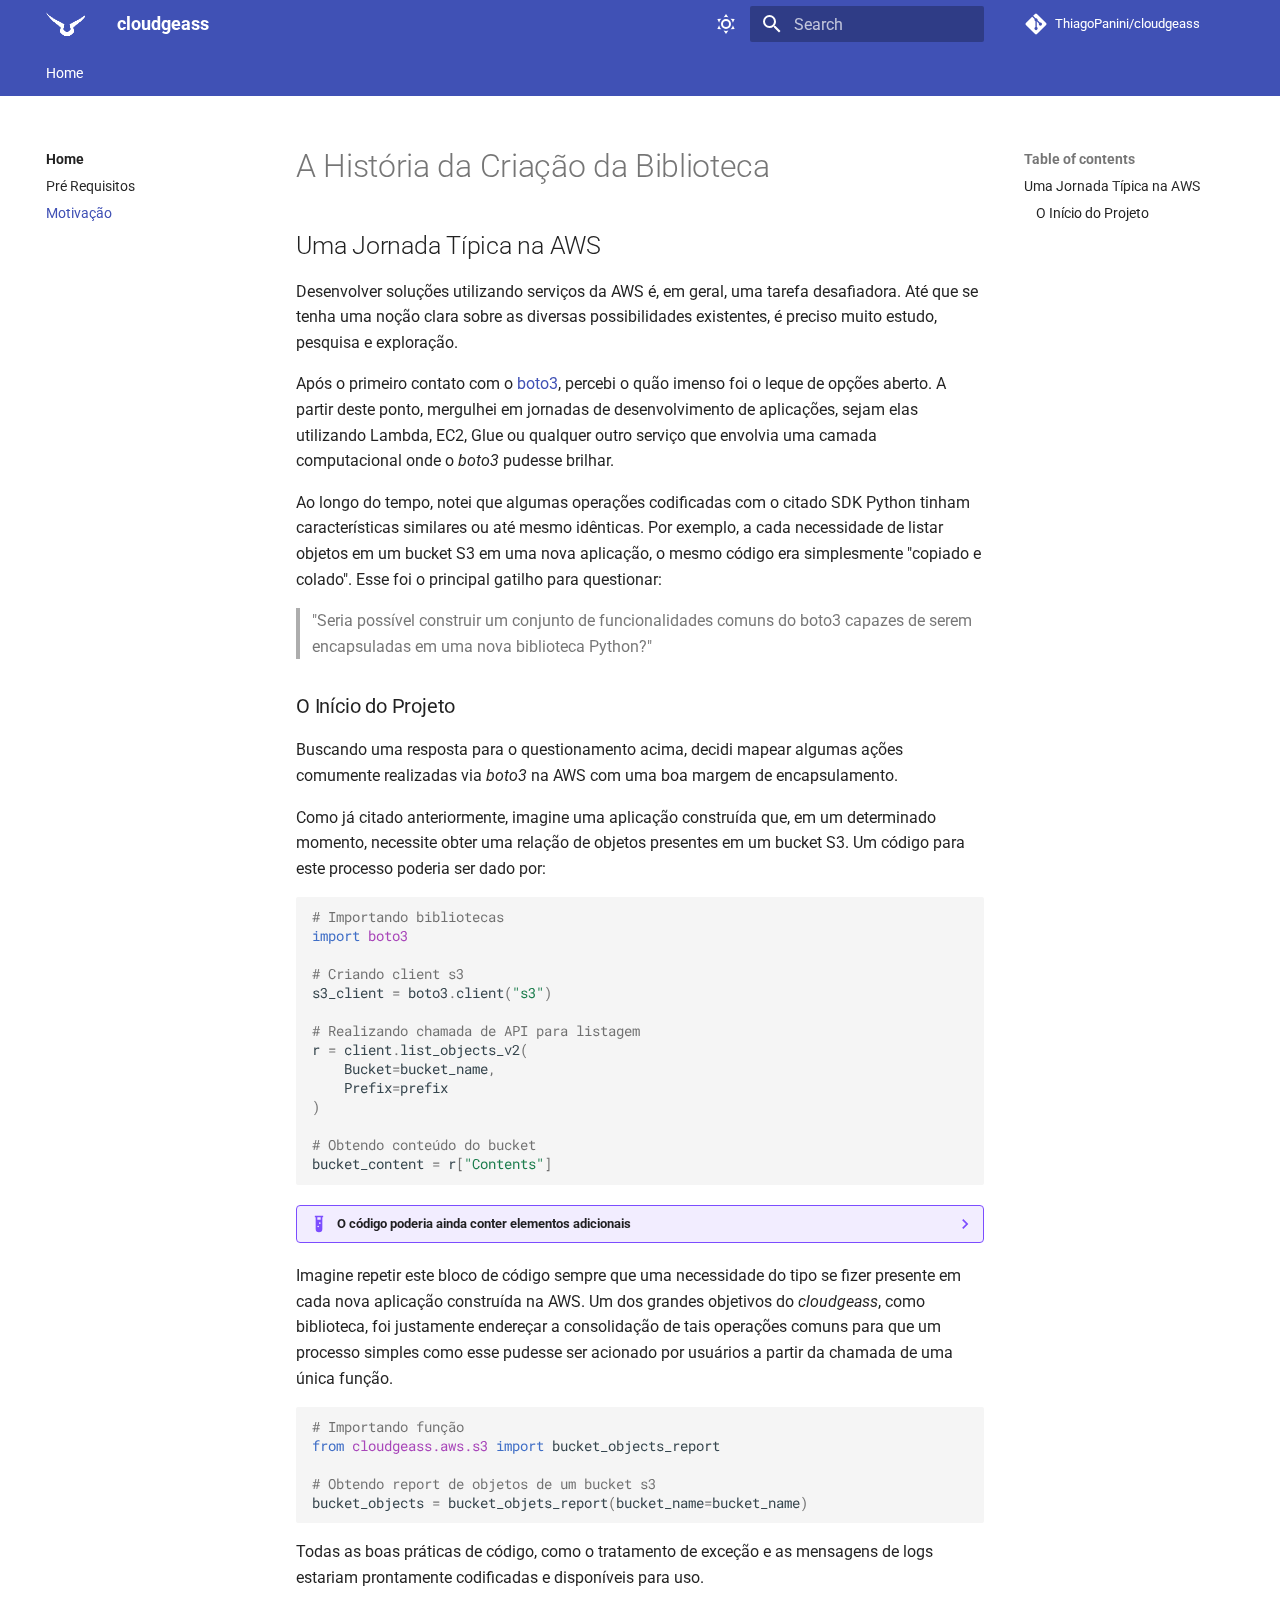
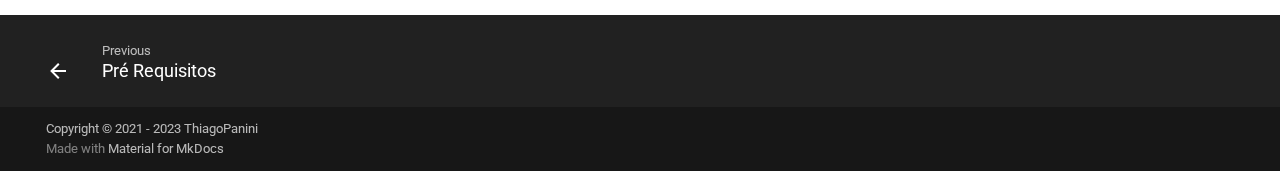
<file: motivacao/index.html>
<!doctype html>
<html lang="en" class="no-js">
  <head>
    
      <meta charset="utf-8">
      <meta name="viewport" content="width=device-width,initial-scale=1">
      
        <meta name="description" content="Funcionalidades relevantes para uso em aplicações construídas e executadas em ambientes de cloud">
      
      
        <meta name="author" content="Thiago Panini">
      
      
        <link rel="canonical" href="https://github.com/ThiagoPanini/cloudgeass/motivacao/">
      
      
        <link rel="prev" href="../reqs/">
      
      
      <link rel="icon" href="../assets/images/favicon.png">
      <meta name="generator" content="mkdocs-1.4.2, mkdocs-material-9.0.12">
    
    
      
        <title>Motivação - cloudgeass</title>
      
    
    
      <link rel="stylesheet" href="../assets/stylesheets/main.0d440cfe.min.css">
      
        
        <link rel="stylesheet" href="../assets/stylesheets/palette.2505c338.min.css">
      
      

    
    
    
      
        
        
        <link rel="preconnect" href="https://fonts.gstatic.com" crossorigin>
        <link rel="stylesheet" href="https://fonts.googleapis.com/css?family=Roboto:300,300i,400,400i,700,700i%7CRoboto+Mono:400,400i,700,700i&display=fallback">
        <style>:root{--md-text-font:"Roboto";--md-code-font:"Roboto Mono"}</style>
      
    
    
    <script>__md_scope=new URL("..",location),__md_hash=e=>[...e].reduce((e,_)=>(e<<5)-e+_.charCodeAt(0),0),__md_get=(e,_=localStorage,t=__md_scope)=>JSON.parse(_.getItem(t.pathname+"."+e)),__md_set=(e,_,t=localStorage,a=__md_scope)=>{try{t.setItem(a.pathname+"."+e,JSON.stringify(_))}catch(e){}}</script>
    
      

    
    
    
  </head>
  
  
    
    
      
    
    
    
    
    <body dir="ltr" data-md-color-scheme="default" data-md-color-primary="indigo" data-md-color-accent="indigo">
  
    
    
      <script>var palette=__md_get("__palette");if(palette&&"object"==typeof palette.color)for(var key of Object.keys(palette.color))document.body.setAttribute("data-md-color-"+key,palette.color[key])</script>
    
    <input class="md-toggle" data-md-toggle="drawer" type="checkbox" id="__drawer" autocomplete="off">
    <input class="md-toggle" data-md-toggle="search" type="checkbox" id="__search" autocomplete="off">
    <label class="md-overlay" for="__drawer"></label>
    <div data-md-component="skip">
      
        
        <a href="#a-historia-da-criacao-da-biblioteca" class="md-skip">
          Skip to content
        </a>
      
    </div>
    <div data-md-component="announce">
      
    </div>
    
    
      

<header class="md-header" data-md-component="header">
  <nav class="md-header__inner md-grid" aria-label="Header">
    <a href=".." title="cloudgeass" class="md-header__button md-logo" aria-label="cloudgeass" data-md-component="logo">
      
  
  <svg width="42" height="26" xmlns="http://www.w3.org/2000/svg" xmlns:xlink="http://www.w3.org/1999/xlink" xml:space="preserve" overflow="hidden"><defs><clipPath id="clip0"><rect x="1139" y="715" width="42" height="26"/></clipPath><clipPath id="clip1"><rect x="-7675.72" y="-0.0535836" width="330064" height="207249"/></clipPath><image width="75" height="48" xlink:href="[data-uri]" preserveAspectRatio="none" id="img2"></image><clipPath id="clip3"><rect x="0" y="0" width="311834" height="199574"/></clipPath></defs><g clip-path="url(#clip0)" transform="translate(-1139 -715)"><g clip-path="url(#clip1)" transform="matrix(0.000130278 0 0 0.000130278 1139 715)"><g clip-path="url(#clip3)" transform="matrix(1.03296 0 0 1 0.662598 0.119629)"><use width="100%" height="100%" xlink:href="#img2" transform="scale(4157.79 4157.79)"></use></g></g></g></svg>

    </a>
    <label class="md-header__button md-icon" for="__drawer">
      <svg xmlns="http://www.w3.org/2000/svg" viewBox="0 0 24 24"><path d="M3 6h18v2H3V6m0 5h18v2H3v-2m0 5h18v2H3v-2Z"/></svg>
    </label>
    <div class="md-header__title" data-md-component="header-title">
      <div class="md-header__ellipsis">
        <div class="md-header__topic">
          <span class="md-ellipsis">
            cloudgeass
          </span>
        </div>
        <div class="md-header__topic" data-md-component="header-topic">
          <span class="md-ellipsis">
            
              Motivação
            
          </span>
        </div>
      </div>
    </div>
    
      <form class="md-header__option" data-md-component="palette">
        
          
          <input class="md-option" data-md-color-media="(prefers-color-scheme: light)" data-md-color-scheme="default" data-md-color-primary="indigo" data-md-color-accent="indigo"  aria-label="Clique para alterar para modo noturno"  type="radio" name="__palette" id="__palette_1">
          
            <label class="md-header__button md-icon" title="Clique para alterar para modo noturno" for="__palette_2" hidden>
              <svg xmlns="http://www.w3.org/2000/svg" viewBox="0 0 24 24"><path d="M12 7a5 5 0 0 1 5 5 5 5 0 0 1-5 5 5 5 0 0 1-5-5 5 5 0 0 1 5-5m0 2a3 3 0 0 0-3 3 3 3 0 0 0 3 3 3 3 0 0 0 3-3 3 3 0 0 0-3-3m0-7 2.39 3.42C13.65 5.15 12.84 5 12 5c-.84 0-1.65.15-2.39.42L12 2M3.34 7l4.16-.35A7.2 7.2 0 0 0 5.94 8.5c-.44.74-.69 1.5-.83 2.29L3.34 7m.02 10 1.76-3.77a7.131 7.131 0 0 0 2.38 4.14L3.36 17M20.65 7l-1.77 3.79a7.023 7.023 0 0 0-2.38-4.15l4.15.36m-.01 10-4.14.36c.59-.51 1.12-1.14 1.54-1.86.42-.73.69-1.5.83-2.29L20.64 17M12 22l-2.41-3.44c.74.27 1.55.44 2.41.44.82 0 1.63-.17 2.37-.44L12 22Z"/></svg>
            </label>
          
        
          
          <input class="md-option" data-md-color-media="(prefers-color-scheme: dark)" data-md-color-scheme="slate" data-md-color-primary="deep-purple" data-md-color-accent="deep-purple"  aria-label="Clique para alterar para modo claro"  type="radio" name="__palette" id="__palette_2">
          
            <label class="md-header__button md-icon" title="Clique para alterar para modo claro" for="__palette_1" hidden>
              <svg xmlns="http://www.w3.org/2000/svg" viewBox="0 0 24 24"><path d="m17.75 4.09-2.53 1.94.91 3.06-2.63-1.81-2.63 1.81.91-3.06-2.53-1.94L12.44 4l1.06-3 1.06 3 3.19.09m3.5 6.91-1.64 1.25.59 1.98-1.7-1.17-1.7 1.17.59-1.98L15.75 11l2.06-.05L18.5 9l.69 1.95 2.06.05m-2.28 4.95c.83-.08 1.72 1.1 1.19 1.85-.32.45-.66.87-1.08 1.27C15.17 23 8.84 23 4.94 19.07c-3.91-3.9-3.91-10.24 0-14.14.4-.4.82-.76 1.27-1.08.75-.53 1.93.36 1.85 1.19-.27 2.86.69 5.83 2.89 8.02a9.96 9.96 0 0 0 8.02 2.89m-1.64 2.02a12.08 12.08 0 0 1-7.8-3.47c-2.17-2.19-3.33-5-3.49-7.82-2.81 3.14-2.7 7.96.31 10.98 3.02 3.01 7.84 3.12 10.98.31Z"/></svg>
            </label>
          
        
      </form>
    
    
    
      <label class="md-header__button md-icon" for="__search">
        <svg xmlns="http://www.w3.org/2000/svg" viewBox="0 0 24 24"><path d="M9.5 3A6.5 6.5 0 0 1 16 9.5c0 1.61-.59 3.09-1.56 4.23l.27.27h.79l5 5-1.5 1.5-5-5v-.79l-.27-.27A6.516 6.516 0 0 1 9.5 16 6.5 6.5 0 0 1 3 9.5 6.5 6.5 0 0 1 9.5 3m0 2C7 5 5 7 5 9.5S7 14 9.5 14 14 12 14 9.5 12 5 9.5 5Z"/></svg>
      </label>
      <div class="md-search" data-md-component="search" role="dialog">
  <label class="md-search__overlay" for="__search"></label>
  <div class="md-search__inner" role="search">
    <form class="md-search__form" name="search">
      <input type="text" class="md-search__input" name="query" aria-label="Search" placeholder="Search" autocapitalize="off" autocorrect="off" autocomplete="off" spellcheck="false" data-md-component="search-query" required>
      <label class="md-search__icon md-icon" for="__search">
        <svg xmlns="http://www.w3.org/2000/svg" viewBox="0 0 24 24"><path d="M9.5 3A6.5 6.5 0 0 1 16 9.5c0 1.61-.59 3.09-1.56 4.23l.27.27h.79l5 5-1.5 1.5-5-5v-.79l-.27-.27A6.516 6.516 0 0 1 9.5 16 6.5 6.5 0 0 1 3 9.5 6.5 6.5 0 0 1 9.5 3m0 2C7 5 5 7 5 9.5S7 14 9.5 14 14 12 14 9.5 12 5 9.5 5Z"/></svg>
        <svg xmlns="http://www.w3.org/2000/svg" viewBox="0 0 24 24"><path d="M20 11v2H8l5.5 5.5-1.42 1.42L4.16 12l7.92-7.92L13.5 5.5 8 11h12Z"/></svg>
      </label>
      <nav class="md-search__options" aria-label="Search">
        
          <a href="javascript:void(0)" class="md-search__icon md-icon" title="Share" aria-label="Share" data-clipboard data-clipboard-text="" data-md-component="search-share" tabindex="-1">
            <svg xmlns="http://www.w3.org/2000/svg" viewBox="0 0 24 24"><path d="M18 16.08c-.76 0-1.44.3-1.96.77L8.91 12.7c.05-.23.09-.46.09-.7 0-.24-.04-.47-.09-.7l7.05-4.11c.54.5 1.25.81 2.04.81a3 3 0 0 0 3-3 3 3 0 0 0-3-3 3 3 0 0 0-3 3c0 .24.04.47.09.7L8.04 9.81C7.5 9.31 6.79 9 6 9a3 3 0 0 0-3 3 3 3 0 0 0 3 3c.79 0 1.5-.31 2.04-.81l7.12 4.15c-.05.21-.08.43-.08.66 0 1.61 1.31 2.91 2.92 2.91 1.61 0 2.92-1.3 2.92-2.91A2.92 2.92 0 0 0 18 16.08Z"/></svg>
          </a>
        
        <button type="reset" class="md-search__icon md-icon" title="Clear" aria-label="Clear" tabindex="-1">
          <svg xmlns="http://www.w3.org/2000/svg" viewBox="0 0 24 24"><path d="M19 6.41 17.59 5 12 10.59 6.41 5 5 6.41 10.59 12 5 17.59 6.41 19 12 13.41 17.59 19 19 17.59 13.41 12 19 6.41Z"/></svg>
        </button>
      </nav>
      
        <div class="md-search__suggest" data-md-component="search-suggest"></div>
      
    </form>
    <div class="md-search__output">
      <div class="md-search__scrollwrap" data-md-scrollfix>
        <div class="md-search-result" data-md-component="search-result">
          <div class="md-search-result__meta">
            Initializing search
          </div>
          <ol class="md-search-result__list" role="presentation"></ol>
        </div>
      </div>
    </div>
  </div>
</div>
    
    
      <div class="md-header__source">
        <a href="https://github.com/ThiagoPanini/cloudgeass" title="Go to repository" class="md-source" data-md-component="source">
  <div class="md-source__icon md-icon">
    
    <svg xmlns="http://www.w3.org/2000/svg" viewBox="0 0 448 512"><!--! Font Awesome Free 6.2.1 by @fontawesome - https://fontawesome.com License - https://fontawesome.com/license/free (Icons: CC BY 4.0, Fonts: SIL OFL 1.1, Code: MIT License) Copyright 2022 Fonticons, Inc.--><path d="M439.55 236.05 244 40.45a28.87 28.87 0 0 0-40.81 0l-40.66 40.63 51.52 51.52c27.06-9.14 52.68 16.77 43.39 43.68l49.66 49.66c34.23-11.8 61.18 31 35.47 56.69-26.49 26.49-70.21-2.87-56-37.34L240.22 199v121.85c25.3 12.54 22.26 41.85 9.08 55a34.34 34.34 0 0 1-48.55 0c-17.57-17.6-11.07-46.91 11.25-56v-123c-20.8-8.51-24.6-30.74-18.64-45L142.57 101 8.45 235.14a28.86 28.86 0 0 0 0 40.81l195.61 195.6a28.86 28.86 0 0 0 40.8 0l194.69-194.69a28.86 28.86 0 0 0 0-40.81z"/></svg>
  </div>
  <div class="md-source__repository">
    ThiagoPanini/cloudgeass
  </div>
</a>
      </div>
    
  </nav>
  
</header>
    
    <div class="md-container" data-md-component="container">
      
      
        
          
            
<nav class="md-tabs" aria-label="Tabs" data-md-component="tabs">
  <div class="md-tabs__inner md-grid">
    <ul class="md-tabs__list">
      
        
  
  
    
  


  
  
  
    <li class="md-tabs__item">
      <a href=".." class="md-tabs__link md-tabs__link--active">
        Home
      </a>
    </li>
  

      
    </ul>
  </div>
</nav>
          
        
      
      <main class="md-main" data-md-component="main">
        <div class="md-main__inner md-grid">
          
            
              
              <div class="md-sidebar md-sidebar--primary" data-md-component="sidebar" data-md-type="navigation" >
                <div class="md-sidebar__scrollwrap">
                  <div class="md-sidebar__inner">
                    

  


<nav class="md-nav md-nav--primary md-nav--lifted" aria-label="Navigation" data-md-level="0">
  <label class="md-nav__title" for="__drawer">
    <a href=".." title="cloudgeass" class="md-nav__button md-logo" aria-label="cloudgeass" data-md-component="logo">
      
  
  <svg width="42" height="26" xmlns="http://www.w3.org/2000/svg" xmlns:xlink="http://www.w3.org/1999/xlink" xml:space="preserve" overflow="hidden"><defs><clipPath id="clip0"><rect x="1139" y="715" width="42" height="26"/></clipPath><clipPath id="clip1"><rect x="-7675.72" y="-0.0535836" width="330064" height="207249"/></clipPath><image width="75" height="48" xlink:href="[data-uri]" preserveAspectRatio="none" id="img2"></image><clipPath id="clip3"><rect x="0" y="0" width="311834" height="199574"/></clipPath></defs><g clip-path="url(#clip0)" transform="translate(-1139 -715)"><g clip-path="url(#clip1)" transform="matrix(0.000130278 0 0 0.000130278 1139 715)"><g clip-path="url(#clip3)" transform="matrix(1.03296 0 0 1 0.662598 0.119629)"><use width="100%" height="100%" xlink:href="#img2" transform="scale(4157.79 4157.79)"></use></g></g></g></svg>

    </a>
    cloudgeass
  </label>
  
    <div class="md-nav__source">
      <a href="https://github.com/ThiagoPanini/cloudgeass" title="Go to repository" class="md-source" data-md-component="source">
  <div class="md-source__icon md-icon">
    
    <svg xmlns="http://www.w3.org/2000/svg" viewBox="0 0 448 512"><!--! Font Awesome Free 6.2.1 by @fontawesome - https://fontawesome.com License - https://fontawesome.com/license/free (Icons: CC BY 4.0, Fonts: SIL OFL 1.1, Code: MIT License) Copyright 2022 Fonticons, Inc.--><path d="M439.55 236.05 244 40.45a28.87 28.87 0 0 0-40.81 0l-40.66 40.63 51.52 51.52c27.06-9.14 52.68 16.77 43.39 43.68l49.66 49.66c34.23-11.8 61.18 31 35.47 56.69-26.49 26.49-70.21-2.87-56-37.34L240.22 199v121.85c25.3 12.54 22.26 41.85 9.08 55a34.34 34.34 0 0 1-48.55 0c-17.57-17.6-11.07-46.91 11.25-56v-123c-20.8-8.51-24.6-30.74-18.64-45L142.57 101 8.45 235.14a28.86 28.86 0 0 0 0 40.81l195.61 195.6a28.86 28.86 0 0 0 40.8 0l194.69-194.69a28.86 28.86 0 0 0 0-40.81z"/></svg>
  </div>
  <div class="md-source__repository">
    ThiagoPanini/cloudgeass
  </div>
</a>
    </div>
  
  <ul class="md-nav__list" data-md-scrollfix>
    
      
      
      

  
  
    
  
  
    
    <li class="md-nav__item md-nav__item--active md-nav__item--nested">
      
      
      
      
      <input class="md-nav__toggle md-toggle " type="checkbox" id="__nav_1" checked>
      
      
        
          
            
          
        
          
        
          
        
      
      
        
        
        <div class="md-nav__link md-nav__link--index ">
          <a href="..">Home</a>
          
            <label for="__nav_1">
              <span class="md-nav__icon md-icon"></span>
            </label>
          
        </div>
      
      <nav class="md-nav" data-md-level="1" aria-labelledby="__nav_1_label" aria-expanded="true">
        <label class="md-nav__title" for="__nav_1">
          <span class="md-nav__icon md-icon"></span>
          Home
        </label>
        <ul class="md-nav__list" data-md-scrollfix>
          
            
          
            
              
  
  
  
    <li class="md-nav__item">
      <a href="../reqs/" class="md-nav__link">
        Pré Requisitos
      </a>
    </li>
  

            
          
            
              
  
  
    
  
  
    <li class="md-nav__item md-nav__item--active">
      
      <input class="md-nav__toggle md-toggle" type="checkbox" id="__toc">
      
      
        
      
      
        <label class="md-nav__link md-nav__link--active" for="__toc">
          Motivação
          <span class="md-nav__icon md-icon"></span>
        </label>
      
      <a href="./" class="md-nav__link md-nav__link--active">
        Motivação
      </a>
      
        

<nav class="md-nav md-nav--secondary" aria-label="Table of contents">
  
  
  
    
  
  
    <label class="md-nav__title" for="__toc">
      <span class="md-nav__icon md-icon"></span>
      Table of contents
    </label>
    <ul class="md-nav__list" data-md-component="toc" data-md-scrollfix>
      
        <li class="md-nav__item">
  <a href="#uma-jornada-tipica-na-aws" class="md-nav__link">
    Uma Jornada Típica na AWS
  </a>
  
    <nav class="md-nav" aria-label="Uma Jornada Típica na AWS">
      <ul class="md-nav__list">
        
          <li class="md-nav__item">
  <a href="#o-inicio-do-projeto" class="md-nav__link">
    O Início do Projeto
  </a>
  
</li>
        
      </ul>
    </nav>
  
</li>
      
    </ul>
  
</nav>
      
    </li>
  

            
          
        </ul>
      </nav>
    </li>
  

    
  </ul>
</nav>
                  </div>
                </div>
              </div>
            
            
              
              <div class="md-sidebar md-sidebar--secondary" data-md-component="sidebar" data-md-type="toc" >
                <div class="md-sidebar__scrollwrap">
                  <div class="md-sidebar__inner">
                    

<nav class="md-nav md-nav--secondary" aria-label="Table of contents">
  
  
  
    
  
  
    <label class="md-nav__title" for="__toc">
      <span class="md-nav__icon md-icon"></span>
      Table of contents
    </label>
    <ul class="md-nav__list" data-md-component="toc" data-md-scrollfix>
      
        <li class="md-nav__item">
  <a href="#uma-jornada-tipica-na-aws" class="md-nav__link">
    Uma Jornada Típica na AWS
  </a>
  
    <nav class="md-nav" aria-label="Uma Jornada Típica na AWS">
      <ul class="md-nav__list">
        
          <li class="md-nav__item">
  <a href="#o-inicio-do-projeto" class="md-nav__link">
    O Início do Projeto
  </a>
  
</li>
        
      </ul>
    </nav>
  
</li>
      
    </ul>
  
</nav>
                  </div>
                </div>
              </div>
            
          
          
            <div class="md-content" data-md-component="content">
              <article class="md-content__inner md-typeset">
                
                  

  
  



<h1 id="a-historia-da-criacao-da-biblioteca">A História da Criação da Biblioteca</h1>
<h2 id="uma-jornada-tipica-na-aws">Uma Jornada Típica na AWS</h2>
<p>Desenvolver soluções utilizando serviços da AWS é, em geral, uma tarefa desafiadora. Até que se tenha uma noção clara sobre as diversas possibilidades existentes, é preciso muito estudo, pesquisa e exploração.</p>
<p>Após o primeiro contato com o <a href="https://boto3.amazonaws.com/v1/documentation/api/latest/index.html">boto3</a>, percebi o quão imenso foi o leque de opções aberto. A partir deste ponto, mergulhei em jornadas de desenvolvimento de aplicações, sejam elas utilizando Lambda, EC2, Glue ou qualquer outro serviço que envolvia uma camada computacional onde o <em>boto3</em> pudesse brilhar.</p>
<p>Ao longo do tempo, notei que algumas operações codificadas com o citado SDK Python tinham características similares ou até mesmo idênticas. Por exemplo, a cada necessidade de listar objetos em um bucket S3 em uma nova aplicação, o mesmo código era simplesmente "copiado e colado". Esse foi o principal gatilho para questionar:</p>
<blockquote>
<p>"Seria possível construir um conjunto de funcionalidades comuns do boto3 capazes de serem encapsuladas em uma nova biblioteca Python?"</p>
</blockquote>
<h3 id="o-inicio-do-projeto">O Início do Projeto</h3>
<p>Buscando uma resposta para o questionamento acima, decidi mapear algumas ações comumente realizadas via <em>boto3</em> na AWS com uma boa margem de encapsulamento.</p>
<p>Como já citado anteriormente, imagine uma aplicação construída que, em um determinado momento, necessite obter uma relação de objetos presentes em um bucket S3. Um código para este processo poderia ser dado por:</p>
<div class="highlight"><pre><span></span><code><span class="c1"># Importando bibliotecas</span>
<span class="kn">import</span> <span class="nn">boto3</span>

<span class="c1"># Criando client s3</span>
<span class="n">s3_client</span> <span class="o">=</span> <span class="n">boto3</span><span class="o">.</span><span class="n">client</span><span class="p">(</span><span class="s2">&quot;s3&quot;</span><span class="p">)</span>

<span class="c1"># Realizando chamada de API para listagem</span>
<span class="n">r</span> <span class="o">=</span> <span class="n">client</span><span class="o">.</span><span class="n">list_objects_v2</span><span class="p">(</span>
    <span class="n">Bucket</span><span class="o">=</span><span class="n">bucket_name</span><span class="p">,</span>
    <span class="n">Prefix</span><span class="o">=</span><span class="n">prefix</span>
<span class="p">)</span>

<span class="c1"># Obtendo conteúdo do bucket</span>
<span class="n">bucket_content</span> <span class="o">=</span> <span class="n">r</span><span class="p">[</span><span class="s2">&quot;Contents&quot;</span><span class="p">]</span>
</code></pre></div>
<details class="example">
<summary>O código poderia ainda conter elementos adicionais</summary>
<p>Algumas práticas como o tratamento de exceções e a escrita de mensagens claras de log poderiam fazer parte do <em>snippet</em> acima e sua versão final poderia ser dada por:</p>
<div class="highlight"><pre><span></span><code><span class="c1"># Importando bibliotecas</span>
<span class="kn">import</span> <span class="nn">boto3</span>

<span class="c1"># Criando client s3</span>
<span class="n">s3_client</span> <span class="o">=</span> <span class="n">boto3</span><span class="o">.</span><span class="n">client</span><span class="p">(</span><span class="s2">&quot;s3&quot;</span><span class="p">)</span>

<span class="c1"># Realizando chamada de API para listagem de objetos de bucket</span>
<span class="k">try</span><span class="p">:</span>
    <span class="n">r</span> <span class="o">=</span> <span class="n">client</span><span class="o">.</span><span class="n">list_objects_v2</span><span class="p">(</span>
        <span class="n">Bucket</span><span class="o">=</span><span class="n">bucket_name</span><span class="p">,</span>
        <span class="n">Prefix</span><span class="o">=</span><span class="n">prefix</span>
    <span class="p">)</span>

<span class="k">except</span> <span class="ne">Exception</span> <span class="k">as</span> <span class="n">e</span><span class="p">:</span>
    <span class="n">logger</span><span class="o">.</span><span class="n">error</span><span class="p">(</span><span class="s2">&quot;Erro ao realizar chamada client.list_objects_v2() &quot;</span>
                 <span class="sa">f</span><span class="s2">&quot;com Bucket=</span><span class="si">{</span><span class="n">bucket_name</span><span class="si">}</span><span class="s2"> e Prefix=</span><span class="si">{</span><span class="n">prefix</span><span class="si">}</span><span class="s2">. &quot;</span>
                 <span class="sa">f</span><span class="s2">&quot;Exception: </span><span class="si">{</span><span class="n">e</span><span class="si">}</span><span class="s2">&quot;</span><span class="p">)</span>
    <span class="k">raise</span> <span class="n">e</span>

<span class="c1"># Retornando conteúdo do bucket</span>
<span class="k">try</span><span class="p">:</span>
    <span class="n">bucket_content</span> <span class="o">=</span> <span class="n">r</span><span class="p">[</span><span class="s2">&quot;Contents&quot;</span><span class="p">]</span>

<span class="k">except</span> <span class="ne">KeyError</span><span class="p">:</span>
    <span class="n">logger</span><span class="o">.</span><span class="n">warning</span><span class="p">(</span><span class="sa">f</span><span class="s2">&quot;Erro ao extrair conteúdo do bucket </span><span class="si">{</span><span class="n">bucket_name</span><span class="si">}</span><span class="s2">. &quot;</span>
                   <span class="sa">f</span><span class="s2">&quot;Provavelmente o bucket encontra-se sem objetos.&quot;</span><span class="p">)</span>
    <span class="k">return</span> <span class="kc">None</span>
</code></pre></div>
</details>
<p>Imagine repetir este bloco de código sempre que uma necessidade do tipo se fizer presente em cada nova aplicação construída na AWS. Um dos grandes objetivos do <em>cloudgeass</em>, como biblioteca, foi justamente endereçar a consolidação de tais operações comuns para que um processo simples como esse pudesse ser acionado por usuários a partir da chamada de uma única função.</p>
<div class="highlight"><pre><span></span><code><span class="c1"># Importando função</span>
<span class="kn">from</span> <span class="nn">cloudgeass.aws.s3</span> <span class="kn">import</span> <span class="n">bucket_objects_report</span>

<span class="c1"># Obtendo report de objetos de um bucket s3</span>
<span class="n">bucket_objects</span> <span class="o">=</span> <span class="n">bucket_objets_report</span><span class="p">(</span><span class="n">bucket_name</span><span class="o">=</span><span class="n">bucket_name</span><span class="p">)</span>
</code></pre></div>
<p>Todas as boas práticas de código, como o tratamento de exceção e as mensagens de logs estariam prontamente codificadas e disponíveis para uso.</p>





                
              </article>
            </div>
          
          
  <script>var tabs=__md_get("__tabs");if(Array.isArray(tabs))e:for(var set of document.querySelectorAll(".tabbed-set")){var tab,labels=set.querySelector(".tabbed-labels");for(tab of tabs)for(var label of labels.getElementsByTagName("label"))if(label.innerText.trim()===tab){var input=document.getElementById(label.htmlFor);input.checked=!0;continue e}}</script>

        </div>
        
          <a href="#" class="md-top md-icon" data-md-component="top" hidden>
            <svg xmlns="http://www.w3.org/2000/svg" viewBox="0 0 24 24"><path d="M13 20h-2V8l-5.5 5.5-1.42-1.42L12 4.16l7.92 7.92-1.42 1.42L13 8v12Z"/></svg>
            Back to top
          </a>
        
      </main>
      
        <footer class="md-footer">
  
    
      
      <nav class="md-footer__inner md-grid" aria-label="Footer" >
        
          
          <a href="../reqs/" class="md-footer__link md-footer__link--prev" aria-label="Previous: Pré Requisitos" rel="prev">
            <div class="md-footer__button md-icon">
              <svg xmlns="http://www.w3.org/2000/svg" viewBox="0 0 24 24"><path d="M20 11v2H8l5.5 5.5-1.42 1.42L4.16 12l7.92-7.92L13.5 5.5 8 11h12Z"/></svg>
            </div>
            <div class="md-footer__title">
              <div class="md-ellipsis">
                <span class="md-footer__direction">
                  Previous
                </span>
                Pré Requisitos
              </div>
            </div>
          </a>
        
        
      </nav>
    
  
  <div class="md-footer-meta md-typeset">
    <div class="md-footer-meta__inner md-grid">
      <div class="md-copyright">
  
    <div class="md-copyright__highlight">
      Copyright &copy; 2021 - 2023 <a href="https://github.com/ThiagoPanini"  target="_blank" rel="noopener">ThiagoPanini</a>

    </div>
  
  
    Made with
    <a href="https://squidfunk.github.io/mkdocs-material/" target="_blank" rel="noopener">
      Material for MkDocs
    </a>
  
</div>
      
    </div>
  </div>
</footer>
      
    </div>
    <div class="md-dialog" data-md-component="dialog">
      <div class="md-dialog__inner md-typeset"></div>
    </div>
    
    <script id="__config" type="application/json">{"base": "..", "features": ["navigation.tabs", "navigation.top", "navigation.instant", "navigation.footer", "navigation.indexes", "content.tabs.link", "content.tooltips", "search.share", "search.highlight", "search.suggest"], "search": "../assets/javascripts/workers/search.db81ec45.min.js", "translations": {"clipboard.copied": "Copied to clipboard", "clipboard.copy": "Copy to clipboard", "search.result.more.one": "1 more on this page", "search.result.more.other": "# more on this page", "search.result.none": "No matching documents", "search.result.one": "1 matching document", "search.result.other": "# matching documents", "search.result.placeholder": "Type to start searching", "search.result.term.missing": "Missing", "select.version": "Select version"}}</script>
    
    
      <script src="../assets/javascripts/bundle.4b2c34cd.min.js"></script>
      
    
  </body>
</html>
</file>
<file: assets/stylesheets/main.0d440cfe.min.css>
@charset "UTF-8";html{-webkit-text-size-adjust:none;-moz-text-size-adjust:none;text-size-adjust:none;box-sizing:border-box}*,:after,:before{box-sizing:inherit}@media (prefers-reduced-motion){*,:after,:before{transition:none!important}}body{margin:0}a,button,input,label{-webkit-tap-highlight-color:transparent}a{color:inherit;text-decoration:none}hr{border:0;box-sizing:initial;display:block;height:.05rem;overflow:visible;padding:0}small{font-size:80%}sub,sup{line-height:1em}img{border-style:none}table{border-collapse:initial;border-spacing:0}td,th{font-weight:400;vertical-align:top}button{background:#0000;border:0;font-family:inherit;font-size:inherit;margin:0;padding:0}input{border:0;outline:none}:root{--md-primary-fg-color:#4051b5;--md-primary-fg-color--light:#5d6cc0;--md-primary-fg-color--dark:#303fa1;--md-primary-bg-color:#fff;--md-primary-bg-color--light:#ffffffb3;--md-accent-fg-color:#526cfe;--md-accent-fg-color--transparent:#526cfe1a;--md-accent-bg-color:#fff;--md-accent-bg-color--light:#ffffffb3}:root,[data-md-color-scheme=default]{--md-default-fg-color:#000000de;--md-default-fg-color--light:#0000008a;--md-default-fg-color--lighter:#00000052;--md-default-fg-color--lightest:#00000012;--md-default-bg-color:#fff;--md-default-bg-color--light:#ffffffb3;--md-default-bg-color--lighter:#ffffff4d;--md-default-bg-color--lightest:#ffffff1f;--md-code-fg-color:#36464e;--md-code-bg-color:#f5f5f5;--md-code-hl-color:#ffff0080;--md-code-hl-number-color:#d52a2a;--md-code-hl-special-color:#db1457;--md-code-hl-function-color:#a846b9;--md-code-hl-constant-color:#6e59d9;--md-code-hl-keyword-color:#3f6ec6;--md-code-hl-string-color:#1c7d4d;--md-code-hl-name-color:var(--md-code-fg-color);--md-code-hl-operator-color:var(--md-default-fg-color--light);--md-code-hl-punctuation-color:var(--md-default-fg-color--light);--md-code-hl-comment-color:var(--md-default-fg-color--light);--md-code-hl-generic-color:var(--md-default-fg-color--light);--md-code-hl-variable-color:var(--md-default-fg-color--light);--md-typeset-color:var(--md-default-fg-color);--md-typeset-a-color:var(--md-primary-fg-color);--md-typeset-mark-color:#ffff0080;--md-typeset-del-color:#f5503d26;--md-typeset-ins-color:#0bd57026;--md-typeset-kbd-color:#fafafa;--md-typeset-kbd-accent-color:#fff;--md-typeset-kbd-border-color:#b8b8b8;--md-typeset-table-color:#0000001f;--md-admonition-fg-color:var(--md-default-fg-color);--md-admonition-bg-color:var(--md-default-bg-color);--md-footer-fg-color:#fff;--md-footer-fg-color--light:#ffffffb3;--md-footer-fg-color--lighter:#ffffff73;--md-footer-bg-color:#000000de;--md-footer-bg-color--dark:#00000052;--md-shadow-z1:0 0.2rem 0.5rem #0000000d,0 0 0.05rem #0000001a;--md-shadow-z2:0 0.2rem 0.5rem #0000001a,0 0 0.05rem #00000040;--md-shadow-z3:0 0.2rem 0.5rem #0003,0 0 0.05rem #00000059}.md-icon svg{fill:currentcolor;display:block;height:1.2rem;width:1.2rem}body{-webkit-font-smoothing:antialiased;-moz-osx-font-smoothing:grayscale;--md-text-font-family:var(--md-text-font,_),-apple-system,BlinkMacSystemFont,Helvetica,Arial,sans-serif;--md-code-font-family:var(--md-code-font,_),SFMono-Regular,Consolas,Menlo,monospace}aside,body,input{font-feature-settings:"kern","liga";color:var(--md-typeset-color);font-family:var(--md-text-font-family)}code,kbd,pre{font-feature-settings:"kern";font-family:var(--md-code-font-family)}:root{--md-typeset-table-sort-icon:url('data:image/svg+xml;charset=utf-8,<svg xmlns="http://www.w3.org/2000/svg" viewBox="0 0 24 24"><path d="m18 21-4-4h3V7h-3l4-4 4 4h-3v10h3M2 19v-2h10v2M2 13v-2h7v2M2 7V5h4v2H2Z"/></svg>');--md-typeset-table-sort-icon--asc:url('data:image/svg+xml;charset=utf-8,<svg xmlns="http://www.w3.org/2000/svg" viewBox="0 0 24 24"><path d="M19 17h3l-4 4-4-4h3V3h2M2 17h10v2H2M6 5v2H2V5m0 6h7v2H2v-2Z"/></svg>');--md-typeset-table-sort-icon--desc:url('data:image/svg+xml;charset=utf-8,<svg xmlns="http://www.w3.org/2000/svg" viewBox="0 0 24 24"><path d="M19 7h3l-4-4-4 4h3v14h2M2 17h10v2H2M6 5v2H2V5m0 6h7v2H2v-2Z"/></svg>')}.md-typeset{-webkit-print-color-adjust:exact;color-adjust:exact;font-size:.8rem;line-height:1.6}@media print{.md-typeset{font-size:.68rem}}.md-typeset blockquote,.md-typeset dl,.md-typeset figure,.md-typeset ol,.md-typeset pre,.md-typeset ul{margin-bottom:1em;margin-top:1em}.md-typeset h1{color:var(--md-default-fg-color--light);font-size:2em;line-height:1.3;margin:0 0 1.25em}.md-typeset h1,.md-typeset h2{font-weight:300;letter-spacing:-.01em}.md-typeset h2{font-size:1.5625em;line-height:1.4;margin:1.6em 0 .64em}.md-typeset h3{font-size:1.25em;font-weight:400;letter-spacing:-.01em;line-height:1.5;margin:1.6em 0 .8em}.md-typeset h2+h3{margin-top:.8em}.md-typeset h4{font-weight:700;letter-spacing:-.01em;margin:1em 0}.md-typeset h5,.md-typeset h6{color:var(--md-default-fg-color--light);font-size:.8em;font-weight:700;letter-spacing:-.01em;margin:1.25em 0}.md-typeset h5{text-transform:uppercase}.md-typeset hr{border-bottom:.05rem solid var(--md-default-fg-color--lightest);display:flow-root;margin:1.5em 0}.md-typeset a{color:var(--md-typeset-a-color);word-break:break-word}.md-typeset a,.md-typeset a:before{transition:color 125ms}.md-typeset a:focus,.md-typeset a:hover{color:var(--md-accent-fg-color)}.md-typeset a:focus code,.md-typeset a:hover code{background-color:var(--md-accent-fg-color--transparent)}.md-typeset a code{color:currentcolor;transition:background-color 125ms}.md-typeset a.focus-visible{outline-color:var(--md-accent-fg-color);outline-offset:.2rem}.md-typeset code,.md-typeset kbd,.md-typeset pre{color:var(--md-code-fg-color);direction:ltr;font-variant-ligatures:none}@media print{.md-typeset code,.md-typeset kbd,.md-typeset pre{white-space:pre-wrap}}.md-typeset code{background-color:var(--md-code-bg-color);border-radius:.1rem;-webkit-box-decoration-break:clone;box-decoration-break:clone;font-size:.85em;padding:0 .2941176471em;word-break:break-word}.md-typeset code:not(.focus-visible){-webkit-tap-highlight-color:transparent;outline:none}.md-typeset pre{display:flow-root;line-height:1.4;position:relative}.md-typeset pre>code{-webkit-box-decoration-break:slice;box-decoration-break:slice;box-shadow:none;display:block;margin:0;outline-color:var(--md-accent-fg-color);overflow:auto;padding:.7720588235em 1.1764705882em;scrollbar-color:var(--md-default-fg-color--lighter) #0000;scrollbar-width:thin;touch-action:auto;word-break:normal}.md-typeset pre>code:hover{scrollbar-color:var(--md-accent-fg-color) #0000}.md-typeset pre>code::-webkit-scrollbar{height:.2rem;width:.2rem}.md-typeset pre>code::-webkit-scrollbar-thumb{background-color:var(--md-default-fg-color--lighter)}.md-typeset pre>code::-webkit-scrollbar-thumb:hover{background-color:var(--md-accent-fg-color)}.md-typeset kbd{background-color:var(--md-typeset-kbd-color);border-radius:.1rem;box-shadow:0 .1rem 0 .05rem var(--md-typeset-kbd-border-color),0 .1rem 0 var(--md-typeset-kbd-border-color),0 -.1rem .2rem var(--md-typeset-kbd-accent-color) inset;color:var(--md-default-fg-color);display:inline-block;font-size:.75em;padding:0 .6666666667em;vertical-align:text-top;word-break:break-word}.md-typeset mark{background-color:var(--md-typeset-mark-color);-webkit-box-decoration-break:clone;box-decoration-break:clone;color:inherit;word-break:break-word}.md-typeset abbr{border-bottom:.05rem dotted var(--md-default-fg-color--light);cursor:help;text-decoration:none}@media (hover:none){.md-typeset abbr[title]:focus:after,.md-typeset abbr[title]:hover:after{background-color:var(--md-default-fg-color);border-radius:.1rem;box-shadow:var(--md-shadow-z3);color:var(--md-default-bg-color);content:attr(title);font-size:.7rem;left:.8rem;margin-top:2em;padding:.2rem .3rem;position:absolute;right:.8rem}}.md-typeset small{opacity:.75}[dir=ltr] .md-typeset sub,[dir=ltr] .md-typeset sup{margin-left:.078125em}[dir=rtl] .md-typeset sub,[dir=rtl] .md-typeset sup{margin-right:.078125em}[dir=ltr] .md-typeset blockquote{padding-left:.6rem}[dir=rtl] .md-typeset blockquote{padding-right:.6rem}[dir=ltr] .md-typeset blockquote{border-left:.2rem solid var(--md-default-fg-color--lighter)}[dir=rtl] .md-typeset blockquote{border-right:.2rem solid var(--md-default-fg-color--lighter)}.md-typeset blockquote{color:var(--md-default-fg-color--light);margin-left:0;margin-right:0}.md-typeset ul{list-style-type:disc}[dir=ltr] .md-typeset ol,[dir=ltr] .md-typeset ul{margin-left:.625em}[dir=rtl] .md-typeset ol,[dir=rtl] .md-typeset ul{margin-right:.625em}.md-typeset ol,.md-typeset ul{padding:0}.md-typeset ol:not([hidden]),.md-typeset ul:not([hidden]){display:flow-root}.md-typeset ol ol,.md-typeset ul ol{list-style-type:lower-alpha}.md-typeset ol ol ol,.md-typeset ul ol ol{list-style-type:lower-roman}[dir=ltr] .md-typeset ol li,[dir=ltr] .md-typeset ul li{margin-left:1.25em}[dir=rtl] .md-typeset ol li,[dir=rtl] .md-typeset ul li{margin-right:1.25em}.md-typeset ol li,.md-typeset ul li{margin-bottom:.5em}.md-typeset ol li blockquote,.md-typeset ol li p,.md-typeset ul li blockquote,.md-typeset ul li p{margin:.5em 0}.md-typeset ol li:last-child,.md-typeset ul li:last-child{margin-bottom:0}[dir=ltr] .md-typeset ol li ol,[dir=ltr] .md-typeset ol li ul,[dir=ltr] .md-typeset ul li ol,[dir=ltr] .md-typeset ul li ul{margin-left:.625em}[dir=rtl] .md-typeset ol li ol,[dir=rtl] .md-typeset ol li ul,[dir=rtl] .md-typeset ul li ol,[dir=rtl] .md-typeset ul li ul{margin-right:.625em}.md-typeset ol li ol,.md-typeset ol li ul,.md-typeset ul li ol,.md-typeset ul li ul{margin-bottom:.5em;margin-top:.5em}[dir=ltr] .md-typeset dd{margin-left:1.875em}[dir=rtl] .md-typeset dd{margin-right:1.875em}.md-typeset dd{margin-bottom:1.5em;margin-top:1em}.md-typeset img,.md-typeset svg,.md-typeset video{height:auto;max-width:100%}.md-typeset img[align=left]{margin:1em 1em 1em 0}.md-typeset img[align=right]{margin:1em 0 1em 1em}.md-typeset img[align]:only-child{margin-top:0}.md-typeset img[src$="#gh-dark-mode-only"],.md-typeset img[src$="#only-dark"]{display:none}.md-typeset figure{display:flow-root;margin:1em auto;max-width:100%;text-align:center;width:-webkit-fit-content;width:-moz-fit-content;width:fit-content}.md-typeset figure img{display:block}.md-typeset figcaption{font-style:italic;margin:1em auto;max-width:24rem}.md-typeset iframe{max-width:100%}.md-typeset table:not([class]){background-color:var(--md-default-bg-color);border:.05rem solid var(--md-typeset-table-color);border-radius:.1rem;display:inline-block;font-size:.64rem;max-width:100%;overflow:auto;touch-action:auto}@media print{.md-typeset table:not([class]){display:table}}.md-typeset table:not([class])+*{margin-top:1.5em}.md-typeset table:not([class]) td>:first-child,.md-typeset table:not([class]) th>:first-child{margin-top:0}.md-typeset table:not([class]) td>:last-child,.md-typeset table:not([class]) th>:last-child{margin-bottom:0}.md-typeset table:not([class]) td:not([align]),.md-typeset table:not([class]) th:not([align]){text-align:left}[dir=rtl] .md-typeset table:not([class]) td:not([align]),[dir=rtl] .md-typeset table:not([class]) th:not([align]){text-align:right}.md-typeset table:not([class]) th{font-weight:700;min-width:5rem;padding:.9375em 1.25em;vertical-align:top}.md-typeset table:not([class]) td{border-top:.05rem solid var(--md-typeset-table-color);padding:.9375em 1.25em;vertical-align:top}.md-typeset table:not([class]) tbody tr{transition:background-color 125ms}.md-typeset table:not([class]) tbody tr:hover{background-color:rgba(0,0,0,.035);box-shadow:0 .05rem 0 var(--md-default-bg-color) inset}.md-typeset table:not([class]) a{word-break:normal}.md-typeset table th[role=columnheader]{cursor:pointer}[dir=ltr] .md-typeset table th[role=columnheader]:after{margin-left:.5em}[dir=rtl] .md-typeset table th[role=columnheader]:after{margin-right:.5em}.md-typeset table th[role=columnheader]:after{content:"";display:inline-block;height:1.2em;-webkit-mask-image:var(--md-typeset-table-sort-icon);mask-image:var(--md-typeset-table-sort-icon);-webkit-mask-repeat:no-repeat;mask-repeat:no-repeat;-webkit-mask-size:contain;mask-size:contain;transition:background-color 125ms;vertical-align:text-bottom;width:1.2em}.md-typeset table th[role=columnheader]:hover:after{background-color:var(--md-default-fg-color--lighter)}.md-typeset table th[role=columnheader][aria-sort=ascending]:after{background-color:var(--md-default-fg-color--light);-webkit-mask-image:var(--md-typeset-table-sort-icon--asc);mask-image:var(--md-typeset-table-sort-icon--asc)}.md-typeset table th[role=columnheader][aria-sort=descending]:after{background-color:var(--md-default-fg-color--light);-webkit-mask-image:var(--md-typeset-table-sort-icon--desc);mask-image:var(--md-typeset-table-sort-icon--desc)}.md-typeset__scrollwrap{margin:1em -.8rem;overflow-x:auto;touch-action:auto}.md-typeset__table{display:inline-block;margin-bottom:.5em;padding:0 .8rem}@media print{.md-typeset__table{display:block}}html .md-typeset__table table{display:table;margin:0;overflow:hidden;width:100%}@media screen and (max-width:44.9375em){.md-content__inner>pre{margin:1em -.8rem}.md-content__inner>pre code{border-radius:0}}.md-banner{background-color:var(--md-footer-bg-color);color:var(--md-footer-fg-color);overflow:auto}@media print{.md-banner{display:none}}.md-banner--warning{background:var(--md-typeset-mark-color);color:var(--md-default-fg-color)}.md-banner__inner{font-size:.7rem;margin:.6rem auto;padding:0 .8rem}[dir=ltr] .md-banner__button{float:right}[dir=rtl] .md-banner__button{float:left}.md-banner__button{color:inherit;cursor:pointer;transition:opacity .25s}.md-banner__button:hover{opacity:.7}html{font-size:125%;height:100%;overflow-x:hidden}@media screen and (min-width:100em){html{font-size:137.5%}}@media screen and (min-width:125em){html{font-size:150%}}body{background-color:var(--md-default-bg-color);display:flex;flex-direction:column;font-size:.5rem;min-height:100%;position:relative;width:100%}@media print{body{display:block}}@media screen and (max-width:59.9375em){body[data-md-scrolllock]{position:fixed}}.md-grid{margin-left:auto;margin-right:auto;max-width:61rem}.md-container{display:flex;flex-direction:column;flex-grow:1}@media print{.md-container{display:block}}.md-main{flex-grow:1}.md-main__inner{display:flex;height:100%;margin-top:1.5rem}.md-ellipsis{overflow:hidden;text-overflow:ellipsis;white-space:nowrap}.md-toggle{display:none}.md-option{height:0;opacity:0;position:absolute;width:0}.md-option:checked+label:not([hidden]){display:block}.md-option.focus-visible+label{outline-color:var(--md-accent-fg-color);outline-style:auto}.md-skip{background-color:var(--md-default-fg-color);border-radius:.1rem;color:var(--md-default-bg-color);font-size:.64rem;margin:.5rem;opacity:0;outline-color:var(--md-accent-fg-color);padding:.3rem .5rem;position:fixed;transform:translateY(.4rem);z-index:-1}.md-skip:focus{opacity:1;transform:translateY(0);transition:transform .25s cubic-bezier(.4,0,.2,1),opacity 175ms 75ms;z-index:10}@page{margin:25mm}:root{--md-clipboard-icon:url('data:image/svg+xml;charset=utf-8,<svg xmlns="http://www.w3.org/2000/svg" viewBox="0 0 24 24"><path d="M19 21H8V7h11m0-2H8a2 2 0 0 0-2 2v14a2 2 0 0 0 2 2h11a2 2 0 0 0 2-2V7a2 2 0 0 0-2-2m-3-4H4a2 2 0 0 0-2 2v14h2V3h12V1Z"/></svg>')}.md-clipboard{border-radius:.1rem;color:var(--md-default-fg-color--lightest);cursor:pointer;height:1.5em;outline-color:var(--md-accent-fg-color);outline-offset:.1rem;position:absolute;right:.5em;top:.5em;transition:color .25s;width:1.5em;z-index:1}@media print{.md-clipboard{display:none}}.md-clipboard:not(.focus-visible){-webkit-tap-highlight-color:transparent;outline:none}:hover>.md-clipboard{color:var(--md-default-fg-color--light)}.md-clipboard:focus,.md-clipboard:hover{color:var(--md-accent-fg-color)}.md-clipboard:after{background-color:currentcolor;content:"";display:block;height:1.125em;margin:0 auto;-webkit-mask-image:var(--md-clipboard-icon);mask-image:var(--md-clipboard-icon);-webkit-mask-position:center;mask-position:center;-webkit-mask-repeat:no-repeat;mask-repeat:no-repeat;-webkit-mask-size:contain;mask-size:contain;width:1.125em}.md-clipboard--inline{cursor:pointer}.md-clipboard--inline code{transition:color .25s,background-color .25s}.md-clipboard--inline:focus code,.md-clipboard--inline:hover code{background-color:var(--md-accent-fg-color--transparent);color:var(--md-accent-fg-color)}@keyframes consent{0%{opacity:0;transform:translateY(100%)}to{opacity:1;transform:translateY(0)}}@keyframes overlay{0%{opacity:0}to{opacity:1}}.md-consent__overlay{animation:overlay .25s both;-webkit-backdrop-filter:blur(.1rem);backdrop-filter:blur(.1rem);background-color:#0000008a;height:100%;opacity:1;position:fixed;top:0;width:100%;z-index:5}.md-consent__inner{animation:consent .5s cubic-bezier(.1,.7,.1,1) both;background-color:var(--md-default-bg-color);border:0;border-radius:.1rem;bottom:0;box-shadow:0 0 .2rem #0000001a,0 .2rem .4rem #0003;max-height:100%;overflow:auto;padding:0;position:fixed;width:100%;z-index:5}.md-consent__form{padding:.8rem}.md-consent__settings{display:none;margin:1em 0}input:checked+.md-consent__settings{display:block}.md-consent__controls{margin-bottom:.8rem}.md-typeset .md-consent__controls .md-button{display:inline}@media screen and (max-width:44.9375em){.md-typeset .md-consent__controls .md-button{display:block;margin-top:.4rem;text-align:center;width:100%}}.md-consent label{cursor:pointer}.md-content{flex-grow:1;min-width:0}.md-content__inner{margin:0 .8rem 1.2rem;padding-top:.6rem}@media screen and (min-width:76.25em){[dir=ltr] .md-sidebar--primary:not([hidden])~.md-content>.md-content__inner{margin-left:1.2rem}[dir=ltr] .md-sidebar--secondary:not([hidden])~.md-content>.md-content__inner,[dir=rtl] .md-sidebar--primary:not([hidden])~.md-content>.md-content__inner{margin-right:1.2rem}[dir=rtl] .md-sidebar--secondary:not([hidden])~.md-content>.md-content__inner{margin-left:1.2rem}}.md-content__inner:before{content:"";display:block;height:.4rem}.md-content__inner>:last-child{margin-bottom:0}[dir=ltr] .md-content__button{float:right}[dir=rtl] .md-content__button{float:left}[dir=ltr] .md-content__button{margin-left:.4rem}[dir=rtl] .md-content__button{margin-right:.4rem}.md-content__button{margin:.4rem 0;padding:0}@media print{.md-content__button{display:none}}.md-typeset .md-content__button{color:var(--md-default-fg-color--lighter)}.md-content__button svg{display:inline;vertical-align:top}[dir=rtl] .md-content__button svg{transform:scaleX(-1)}[dir=ltr] .md-dialog{right:.8rem}[dir=rtl] .md-dialog{left:.8rem}.md-dialog{background-color:var(--md-default-fg-color);border-radius:.1rem;bottom:.8rem;box-shadow:var(--md-shadow-z3);min-width:11.1rem;opacity:0;padding:.4rem .6rem;pointer-events:none;position:fixed;transform:translateY(100%);transition:transform 0ms .4s,opacity .4s;z-index:4}@media print{.md-dialog{display:none}}.md-dialog--active{opacity:1;pointer-events:auto;transform:translateY(0);transition:transform .4s cubic-bezier(.075,.85,.175,1),opacity .4s}.md-dialog__inner{color:var(--md-default-bg-color);font-size:.7rem}.md-feedback{margin:2em 0 1em;text-align:center}.md-feedback fieldset{border:none;margin:0;padding:0}.md-feedback__title{font-weight:700;margin:1em auto}.md-feedback__inner{position:relative}.md-feedback__list{align-content:baseline;display:flex;flex-wrap:wrap;justify-content:center;position:relative}.md-feedback__list:hover .md-icon:not(:disabled){color:var(--md-default-fg-color--lighter)}:disabled .md-feedback__list{min-height:1.8rem}.md-feedback__icon{color:var(--md-default-fg-color--light);cursor:pointer;flex-shrink:0;margin:0 .1rem;transition:color 125ms}.md-feedback__icon:not(:disabled).md-icon:hover{color:var(--md-accent-fg-color)}.md-feedback__icon:disabled{color:var(--md-default-fg-color--lightest);pointer-events:none}.md-feedback__note{opacity:0;position:relative;transform:translateY(.4rem);transition:transform .4s cubic-bezier(.1,.7,.1,1),opacity .15s}.md-feedback__note>*{margin:0 auto;max-width:16rem}:disabled .md-feedback__note{opacity:1;transform:translateY(0)}.md-footer{background-color:var(--md-footer-bg-color);color:var(--md-footer-fg-color)}@media print{.md-footer{display:none}}.md-footer__inner{justify-content:space-between;overflow:auto;padding:.2rem}.md-footer__inner:not([hidden]){display:flex}.md-footer__link{display:flex;flex-grow:0.01;outline-color:var(--md-accent-fg-color);overflow:hidden;padding-bottom:.4rem;padding-top:1.4rem;transition:opacity .25s}.md-footer__link:focus,.md-footer__link:hover{opacity:.7}[dir=rtl] .md-footer__link svg{transform:scaleX(-1)}@media screen and (max-width:44.9375em){.md-footer__link--prev .md-footer__title{display:none}}[dir=ltr] .md-footer__link--next{margin-left:auto}[dir=rtl] .md-footer__link--next{margin-right:auto}.md-footer__link--next{text-align:right}[dir=rtl] .md-footer__link--next{text-align:left}.md-footer__title{flex-grow:1;font-size:.9rem;line-height:2.4rem;max-width:calc(100% - 2.4rem);padding:0 1rem;position:relative;white-space:nowrap}.md-footer__button{margin:.2rem;padding:.4rem}.md-footer__direction{font-size:.64rem;left:0;margin-top:-1rem;opacity:.7;padding:0 1rem;position:absolute;right:0}.md-footer-meta{background-color:var(--md-footer-bg-color--dark)}.md-footer-meta__inner{display:flex;flex-wrap:wrap;justify-content:space-between;padding:.2rem}html .md-footer-meta.md-typeset a{color:var(--md-footer-fg-color--light)}html .md-footer-meta.md-typeset a:focus,html .md-footer-meta.md-typeset a:hover{color:var(--md-footer-fg-color)}.md-copyright{color:var(--md-footer-fg-color--lighter);font-size:.64rem;margin:auto .6rem;padding:.4rem 0;width:100%}@media screen and (min-width:45em){.md-copyright{width:auto}}.md-copyright__highlight{color:var(--md-footer-fg-color--light)}.md-social{margin:0 .4rem;padding:.2rem 0 .6rem}@media screen and (min-width:45em){.md-social{padding:.6rem 0}}.md-social__link{display:inline-block;height:1.6rem;text-align:center;width:1.6rem}.md-social__link:before{line-height:1.9}.md-social__link svg{fill:currentcolor;max-height:.8rem;vertical-align:-25%}.md-typeset .md-button{border:.1rem solid;border-radius:.1rem;color:var(--md-primary-fg-color);cursor:pointer;display:inline-block;font-weight:700;padding:.625em 2em;transition:color 125ms,background-color 125ms,border-color 125ms}.md-typeset .md-button--primary{background-color:var(--md-primary-fg-color);border-color:var(--md-primary-fg-color);color:var(--md-primary-bg-color)}.md-typeset .md-button:focus,.md-typeset .md-button:hover{background-color:var(--md-accent-fg-color);border-color:var(--md-accent-fg-color);color:var(--md-accent-bg-color)}[dir=ltr] .md-typeset .md-input{border-top-left-radius:.1rem}[dir=ltr] .md-typeset .md-input,[dir=rtl] .md-typeset .md-input{border-top-right-radius:.1rem}[dir=rtl] .md-typeset .md-input{border-top-left-radius:.1rem}.md-typeset .md-input{border-bottom:.1rem solid var(--md-default-fg-color--lighter);box-shadow:var(--md-shadow-z1);font-size:.8rem;height:1.8rem;padding:0 .6rem;transition:border .25s,box-shadow .25s}.md-typeset .md-input:focus,.md-typeset .md-input:hover{border-bottom-color:var(--md-accent-fg-color);box-shadow:var(--md-shadow-z2)}.md-typeset .md-input--stretch{width:100%}.md-header{background-color:var(--md-primary-fg-color);box-shadow:0 0 .2rem #0000,0 .2rem .4rem #0000;color:var(--md-primary-bg-color);display:block;left:0;position:-webkit-sticky;position:sticky;right:0;top:0;z-index:4}@media print{.md-header{display:none}}.md-header[hidden]{transform:translateY(-100%);transition:transform .25s cubic-bezier(.8,0,.6,1),box-shadow .25s}.md-header--shadow{box-shadow:0 0 .2rem #0000001a,0 .2rem .4rem #0003;transition:transform .25s cubic-bezier(.1,.7,.1,1),box-shadow .25s}.md-header__inner{align-items:center;display:flex;padding:0 .2rem}.md-header__button{color:currentcolor;cursor:pointer;margin:.2rem;outline-color:var(--md-accent-fg-color);padding:.4rem;position:relative;transition:opacity .25s;vertical-align:middle;z-index:1}.md-header__button:hover{opacity:.7}.md-header__button:not([hidden]){display:inline-block}.md-header__button:not(.focus-visible){-webkit-tap-highlight-color:transparent;outline:none}.md-header__button.md-logo{margin:.2rem;padding:.4rem}@media screen and (max-width:76.1875em){.md-header__button.md-logo{display:none}}.md-header__button.md-logo img,.md-header__button.md-logo svg{fill:currentcolor;display:block;height:1.2rem;width:auto}@media screen and (min-width:60em){.md-header__button[for=__search]{display:none}}.no-js .md-header__button[for=__search]{display:none}[dir=rtl] .md-header__button[for=__search] svg{transform:scaleX(-1)}@media screen and (min-width:76.25em){.md-header__button[for=__drawer]{display:none}}.md-header__topic{display:flex;max-width:100%;position:absolute;transition:transform .4s cubic-bezier(.1,.7,.1,1),opacity .15s;white-space:nowrap}.md-header__topic+.md-header__topic{opacity:0;pointer-events:none;transform:translateX(1.25rem);transition:transform .4s cubic-bezier(1,.7,.1,.1),opacity .15s;z-index:-1}[dir=rtl] .md-header__topic+.md-header__topic{transform:translateX(-1.25rem)}.md-header__topic:first-child{font-weight:700}[dir=ltr] .md-header__title{margin-right:.4rem}[dir=rtl] .md-header__title{margin-left:.4rem}[dir=ltr] .md-header__title{margin-left:1rem}[dir=rtl] .md-header__title{margin-right:1rem}.md-header__title{flex-grow:1;font-size:.9rem;height:2.4rem;line-height:2.4rem}.md-header__title--active .md-header__topic{opacity:0;pointer-events:none;transform:translateX(-1.25rem);transition:transform .4s cubic-bezier(1,.7,.1,.1),opacity .15s;z-index:-1}[dir=rtl] .md-header__title--active .md-header__topic{transform:translateX(1.25rem)}.md-header__title--active .md-header__topic+.md-header__topic{opacity:1;pointer-events:auto;transform:translateX(0);transition:transform .4s cubic-bezier(.1,.7,.1,1),opacity .15s;z-index:0}.md-header__title>.md-header__ellipsis{height:100%;position:relative;width:100%}.md-header__option{display:flex;flex-shrink:0;max-width:100%;transition:max-width 0ms .25s,opacity .25s .25s;white-space:nowrap}[data-md-toggle=search]:checked~.md-header .md-header__option{max-width:0;opacity:0;transition:max-width 0ms,opacity 0ms}.md-header__source{display:none}@media screen and (min-width:60em){[dir=ltr] .md-header__source{margin-left:1rem}[dir=rtl] .md-header__source{margin-right:1rem}.md-header__source{display:block;max-width:11.7rem;width:11.7rem}}@media screen and (min-width:76.25em){[dir=ltr] .md-header__source{margin-left:1.4rem}[dir=rtl] .md-header__source{margin-right:1.4rem}}:root{--md-nav-icon--prev:url('data:image/svg+xml;charset=utf-8,<svg xmlns="http://www.w3.org/2000/svg" viewBox="0 0 24 24"><path d="M20 11v2H8l5.5 5.5-1.42 1.42L4.16 12l7.92-7.92L13.5 5.5 8 11h12Z"/></svg>');--md-nav-icon--next:url('data:image/svg+xml;charset=utf-8,<svg xmlns="http://www.w3.org/2000/svg" viewBox="0 0 24 24"><path d="M8.59 16.58 13.17 12 8.59 7.41 10 6l6 6-6 6-1.41-1.42Z"/></svg>');--md-toc-icon:url('data:image/svg+xml;charset=utf-8,<svg xmlns="http://www.w3.org/2000/svg" viewBox="0 0 24 24"><path d="M3 9h14V7H3v2m0 4h14v-2H3v2m0 4h14v-2H3v2m16 0h2v-2h-2v2m0-10v2h2V7h-2m0 6h2v-2h-2v2Z"/></svg>')}.md-nav{font-size:.7rem;line-height:1.3}.md-nav__title{color:var(--md-default-fg-color--light);display:block;font-weight:700;overflow:hidden;padding:0 .6rem;text-overflow:ellipsis}.md-nav__title .md-nav__button{display:none}.md-nav__title .md-nav__button img{height:100%;width:auto}.md-nav__title .md-nav__button.md-logo img,.md-nav__title .md-nav__button.md-logo svg{fill:currentcolor;display:block;height:2.4rem;max-width:100%;object-fit:contain;width:auto}.md-nav__list{list-style:none;margin:0;padding:0}.md-nav__item{padding:0 .6rem}[dir=ltr] .md-nav__item .md-nav__item{padding-right:0}[dir=rtl] .md-nav__item .md-nav__item{padding-left:0}.md-nav__link{align-items:center;cursor:pointer;display:flex;justify-content:space-between;margin-top:.625em;overflow:hidden;scroll-snap-align:start;text-overflow:ellipsis;transition:color 125ms}.md-nav__link--passed{color:var(--md-default-fg-color--light)}.md-nav__item .md-nav__link--active{color:var(--md-typeset-a-color)}.md-nav__item .md-nav__link--index [href]{width:100%}.md-nav__link:focus,.md-nav__link:hover{color:var(--md-accent-fg-color)}.md-nav__link.focus-visible{outline-color:var(--md-accent-fg-color);outline-offset:.2rem}.md-nav--primary .md-nav__link[for=__toc]{display:none}.md-nav--primary .md-nav__link[for=__toc] .md-icon:after{background-color:currentcolor;display:block;height:100%;-webkit-mask-image:var(--md-toc-icon);mask-image:var(--md-toc-icon);width:100%}.md-nav--primary .md-nav__link[for=__toc]~.md-nav{display:none}.md-nav__link>*{cursor:pointer;display:flex}.md-nav__icon{flex-shrink:0}.md-nav__source{display:none}@media screen and (max-width:76.1875em){.md-nav--primary,.md-nav--primary .md-nav{background-color:var(--md-default-bg-color);display:flex;flex-direction:column;height:100%;left:0;position:absolute;right:0;top:0;z-index:1}.md-nav--primary .md-nav__item,.md-nav--primary .md-nav__title{font-size:.8rem;line-height:1.5}.md-nav--primary .md-nav__title{background-color:var(--md-default-fg-color--lightest);color:var(--md-default-fg-color--light);cursor:pointer;height:5.6rem;line-height:2.4rem;padding:3rem .8rem .2rem;position:relative;white-space:nowrap}[dir=ltr] .md-nav--primary .md-nav__title .md-nav__icon{left:.4rem}[dir=rtl] .md-nav--primary .md-nav__title .md-nav__icon{right:.4rem}.md-nav--primary .md-nav__title .md-nav__icon{display:block;height:1.2rem;margin:.2rem;position:absolute;top:.4rem;width:1.2rem}.md-nav--primary .md-nav__title .md-nav__icon:after{background-color:currentcolor;content:"";display:block;height:100%;-webkit-mask-image:var(--md-nav-icon--prev);mask-image:var(--md-nav-icon--prev);-webkit-mask-position:center;mask-position:center;-webkit-mask-repeat:no-repeat;mask-repeat:no-repeat;-webkit-mask-size:contain;mask-size:contain;width:100%}.md-nav--primary .md-nav__title~.md-nav__list{background-color:var(--md-default-bg-color);box-shadow:0 .05rem 0 var(--md-default-fg-color--lightest) inset;overflow-y:auto;scroll-snap-type:y mandatory;touch-action:pan-y}.md-nav--primary .md-nav__title~.md-nav__list>:first-child{border-top:0}.md-nav--primary .md-nav__title[for=__drawer]{background-color:var(--md-primary-fg-color);color:var(--md-primary-bg-color);font-weight:700}.md-nav--primary .md-nav__title .md-logo{display:block;left:.2rem;margin:.2rem;padding:.4rem;position:absolute;right:.2rem;top:.2rem}.md-nav--primary .md-nav__list{flex:1}.md-nav--primary .md-nav__item{border-top:.05rem solid var(--md-default-fg-color--lightest);padding:0}.md-nav--primary .md-nav__item--active>.md-nav__link{color:var(--md-typeset-a-color)}.md-nav--primary .md-nav__item--active>.md-nav__link:focus,.md-nav--primary .md-nav__item--active>.md-nav__link:hover{color:var(--md-accent-fg-color)}.md-nav--primary .md-nav__link{margin-top:0;padding:.6rem .8rem}[dir=ltr] .md-nav--primary .md-nav__link .md-nav__icon{margin-right:-.2rem}[dir=rtl] .md-nav--primary .md-nav__link .md-nav__icon{margin-left:-.2rem}.md-nav--primary .md-nav__link .md-nav__icon{font-size:1.2rem;height:1.2rem;width:1.2rem}.md-nav--primary .md-nav__link .md-nav__icon:after{background-color:currentcolor;content:"";display:block;height:100%;-webkit-mask-image:var(--md-nav-icon--next);mask-image:var(--md-nav-icon--next);-webkit-mask-position:center;mask-position:center;-webkit-mask-repeat:no-repeat;mask-repeat:no-repeat;-webkit-mask-size:contain;mask-size:contain;width:100%}[dir=rtl] .md-nav--primary .md-nav__icon:after{transform:scale(-1)}.md-nav--primary .md-nav--secondary .md-nav{background-color:initial;position:static}[dir=ltr] .md-nav--primary .md-nav--secondary .md-nav .md-nav__link{padding-left:1.4rem}[dir=rtl] .md-nav--primary .md-nav--secondary .md-nav .md-nav__link{padding-right:1.4rem}[dir=ltr] .md-nav--primary .md-nav--secondary .md-nav .md-nav .md-nav__link{padding-left:2rem}[dir=rtl] .md-nav--primary .md-nav--secondary .md-nav .md-nav .md-nav__link{padding-right:2rem}[dir=ltr] .md-nav--primary .md-nav--secondary .md-nav .md-nav .md-nav .md-nav__link{padding-left:2.6rem}[dir=rtl] .md-nav--primary .md-nav--secondary .md-nav .md-nav .md-nav .md-nav__link{padding-right:2.6rem}[dir=ltr] .md-nav--primary .md-nav--secondary .md-nav .md-nav .md-nav .md-nav .md-nav__link{padding-left:3.2rem}[dir=rtl] .md-nav--primary .md-nav--secondary .md-nav .md-nav .md-nav .md-nav .md-nav__link{padding-right:3.2rem}.md-nav--secondary{background-color:initial}.md-nav__toggle~.md-nav{display:flex;opacity:0;transform:translateX(100%);transition:transform .25s cubic-bezier(.8,0,.6,1),opacity 125ms 50ms}[dir=rtl] .md-nav__toggle~.md-nav{transform:translateX(-100%)}.md-nav__toggle:checked~.md-nav{opacity:1;transform:translateX(0);transition:transform .25s cubic-bezier(.4,0,.2,1),opacity 125ms 125ms}.md-nav__toggle:checked~.md-nav>.md-nav__list{-webkit-backface-visibility:hidden;backface-visibility:hidden}}@media screen and (max-width:59.9375em){.md-nav--primary .md-nav__link[for=__toc]{display:flex}.md-nav--primary .md-nav__link[for=__toc] .md-icon:after{content:""}.md-nav--primary .md-nav__link[for=__toc]+.md-nav__link{display:none}.md-nav--primary .md-nav__link[for=__toc]~.md-nav{display:flex}.md-nav__source{background-color:var(--md-primary-fg-color--dark);color:var(--md-primary-bg-color);display:block;padding:0 .2rem}}@media screen and (min-width:60em) and (max-width:76.1875em){.md-nav--integrated .md-nav__link[for=__toc]{display:flex}.md-nav--integrated .md-nav__link[for=__toc] .md-icon:after{content:""}.md-nav--integrated .md-nav__link[for=__toc]+.md-nav__link{display:none}.md-nav--integrated .md-nav__link[for=__toc]~.md-nav{display:flex}}@media screen and (min-width:60em){.md-nav--secondary .md-nav__title{background:var(--md-default-bg-color);box-shadow:0 0 .4rem .4rem var(--md-default-bg-color);position:-webkit-sticky;position:sticky;top:0;z-index:1}.md-nav--secondary .md-nav__title[for=__toc]{scroll-snap-align:start}.md-nav--secondary .md-nav__title .md-nav__icon{display:none}}@media screen and (min-width:76.25em){.md-nav{transition:max-height .25s cubic-bezier(.86,0,.07,1)}.md-nav--primary .md-nav__title{background:var(--md-default-bg-color);box-shadow:0 0 .4rem .4rem var(--md-default-bg-color);position:-webkit-sticky;position:sticky;top:0;z-index:1}.md-nav--primary .md-nav__title[for=__drawer]{scroll-snap-align:start}.md-nav--primary .md-nav__title .md-nav__icon,.md-nav__toggle~.md-nav{display:none}.md-nav__toggle:checked~.md-nav,.md-nav__toggle:indeterminate~.md-nav{display:block}.md-nav__item--nested>.md-nav>.md-nav__title{display:none}.md-nav__item--section{display:block;margin:1.25em 0}.md-nav__item--section:last-child{margin-bottom:0}.md-nav__item--section>.md-nav__link{font-weight:700;pointer-events:none}.md-nav__item--section>.md-nav__link[for]{color:var(--md-default-fg-color--light)}.md-nav__item--section>.md-nav__link--index [href]{pointer-events:auto}.md-nav__item--section>.md-nav__link .md-nav__icon{display:none}.md-nav__item--section>.md-nav{display:block}.md-nav__item--section>.md-nav>.md-nav__list>.md-nav__item{padding:0}.md-nav__icon{border-radius:100%;height:.9rem;transition:background-color .25s,transform .25s;width:.9rem}[dir=rtl] .md-nav__icon{transform:rotate(180deg)}.md-nav__icon:hover{background-color:var(--md-accent-fg-color--transparent)}.md-nav__icon:after{background-color:currentcolor;content:"";display:inline-block;height:100%;-webkit-mask-image:var(--md-nav-icon--next);mask-image:var(--md-nav-icon--next);-webkit-mask-position:center;mask-position:center;-webkit-mask-repeat:no-repeat;mask-repeat:no-repeat;-webkit-mask-size:contain;mask-size:contain;vertical-align:-.1rem;width:100%}.md-nav__item--nested .md-nav__toggle:checked~.md-nav__link .md-nav__icon,.md-nav__item--nested .md-nav__toggle:indeterminate~.md-nav__link .md-nav__icon{transform:rotate(90deg)}.md-nav--lifted>.md-nav__list>.md-nav__item,.md-nav--lifted>.md-nav__list>.md-nav__item--nested,.md-nav--lifted>.md-nav__title{display:none}.md-nav--lifted>.md-nav__list>.md-nav__item--active{display:block;padding:0}.md-nav--lifted>.md-nav__list>.md-nav__item--active>.md-nav__link{background:var(--md-default-bg-color);box-shadow:0 0 .4rem .4rem var(--md-default-bg-color);font-weight:700;margin-top:0;padding:0 .6rem;position:-webkit-sticky;position:sticky;top:0;z-index:1}.md-nav--lifted>.md-nav__list>.md-nav__item--active>.md-nav__link:not(.md-nav__link--index){pointer-events:none}.md-nav--lifted>.md-nav__list>.md-nav__item--active>.md-nav__link .md-nav__icon{display:none}.md-nav--lifted>.md-nav__list>.md-nav__item>[for]{color:var(--md-default-fg-color--light)}.md-nav--lifted .md-nav[data-md-level="1"]{display:block}[dir=ltr] .md-nav--lifted .md-nav[data-md-level="1"]>.md-nav__list>.md-nav__item{padding-right:.6rem}[dir=rtl] .md-nav--lifted .md-nav[data-md-level="1"]>.md-nav__list>.md-nav__item{padding-left:.6rem}.md-nav--integrated>.md-nav__list>.md-nav__item--active:not(.md-nav__item--nested){padding:0 .6rem}.md-nav--integrated>.md-nav__list>.md-nav__item--active:not(.md-nav__item--nested)>.md-nav__link{padding:0}[dir=ltr] .md-nav--integrated>.md-nav__list>.md-nav__item--active .md-nav--secondary{border-left:.05rem solid var(--md-primary-fg-color)}[dir=rtl] .md-nav--integrated>.md-nav__list>.md-nav__item--active .md-nav--secondary{border-right:.05rem solid var(--md-primary-fg-color)}.md-nav--integrated>.md-nav__list>.md-nav__item--active .md-nav--secondary{display:block;margin-bottom:1.25em}.md-nav--integrated>.md-nav__list>.md-nav__item--active .md-nav--secondary>.md-nav__title{display:none}}:root{--md-search-result-icon:url('data:image/svg+xml;charset=utf-8,<svg xmlns="http://www.w3.org/2000/svg" viewBox="0 0 24 24"><path d="M14 2H6a2 2 0 0 0-2 2v16a2 2 0 0 0 2 2h7c-.41-.25-.8-.56-1.14-.9-.33-.33-.61-.7-.86-1.1H6V4h7v5h5v1.18c.71.16 1.39.43 2 .82V8l-6-6m6.31 16.9c1.33-2.11.69-4.9-1.4-6.22-2.11-1.33-4.91-.68-6.22 1.4-1.34 2.11-.69 4.89 1.4 6.22 1.46.93 3.32.93 4.79.02L22 23.39 23.39 22l-3.08-3.1m-3.81.1a2.5 2.5 0 0 1-2.5-2.5 2.5 2.5 0 0 1 2.5-2.5 2.5 2.5 0 0 1 2.5 2.5 2.5 2.5 0 0 1-2.5 2.5Z"/></svg>')}.md-search{position:relative}@media screen and (min-width:60em){.md-search{padding:.2rem 0}}.no-js .md-search{display:none}.md-search__overlay{opacity:0;z-index:1}@media screen and (max-width:59.9375em){[dir=ltr] .md-search__overlay{left:-2.2rem}[dir=rtl] .md-search__overlay{right:-2.2rem}.md-search__overlay{background-color:var(--md-default-bg-color);border-radius:1rem;height:2rem;overflow:hidden;pointer-events:none;position:absolute;top:-1rem;transform-origin:center;transition:transform .3s .1s,opacity .2s .2s;width:2rem}[data-md-toggle=search]:checked~.md-header .md-search__overlay{opacity:1;transition:transform .4s,opacity .1s}}@media screen and (min-width:60em){[dir=ltr] .md-search__overlay{left:0}[dir=rtl] .md-search__overlay{right:0}.md-search__overlay{background-color:#0000008a;cursor:pointer;height:0;position:fixed;top:0;transition:width 0ms .25s,height 0ms .25s,opacity .25s;width:0}[data-md-toggle=search]:checked~.md-header .md-search__overlay{height:200vh;opacity:1;transition:width 0ms,height 0ms,opacity .25s;width:100%}}@media screen and (max-width:29.9375em){[data-md-toggle=search]:checked~.md-header .md-search__overlay{transform:scale(45)}}@media screen and (min-width:30em) and (max-width:44.9375em){[data-md-toggle=search]:checked~.md-header .md-search__overlay{transform:scale(60)}}@media screen and (min-width:45em) and (max-width:59.9375em){[data-md-toggle=search]:checked~.md-header .md-search__overlay{transform:scale(75)}}.md-search__inner{-webkit-backface-visibility:hidden;backface-visibility:hidden}@media screen and (max-width:59.9375em){[dir=ltr] .md-search__inner{left:0}[dir=rtl] .md-search__inner{right:0}.md-search__inner{height:0;opacity:0;overflow:hidden;position:fixed;top:0;transform:translateX(5%);transition:width 0ms .3s,height 0ms .3s,transform .15s cubic-bezier(.4,0,.2,1) .15s,opacity .15s .15s;width:0;z-index:2}[dir=rtl] .md-search__inner{transform:translateX(-5%)}[data-md-toggle=search]:checked~.md-header .md-search__inner{height:100%;opacity:1;transform:translateX(0);transition:width 0ms 0ms,height 0ms 0ms,transform .15s cubic-bezier(.1,.7,.1,1) .15s,opacity .15s .15s;width:100%}}@media screen and (min-width:60em){[dir=ltr] .md-search__inner{float:right}[dir=rtl] .md-search__inner{float:left}.md-search__inner{padding:.1rem 0;position:relative;transition:width .25s cubic-bezier(.1,.7,.1,1);width:11.7rem}}@media screen and (min-width:60em) and (max-width:76.1875em){[data-md-toggle=search]:checked~.md-header .md-search__inner{width:23.4rem}}@media screen and (min-width:76.25em){[data-md-toggle=search]:checked~.md-header .md-search__inner{width:34.4rem}}.md-search__form{background-color:var(--md-default-bg-color);box-shadow:0 0 .6rem #0000;height:2.4rem;position:relative;transition:color .25s,background-color .25s;z-index:2}@media screen and (min-width:60em){.md-search__form{background-color:#00000042;border-radius:.1rem;height:1.8rem}.md-search__form:hover{background-color:#ffffff1f}}[data-md-toggle=search]:checked~.md-header .md-search__form{background-color:var(--md-default-bg-color);border-radius:.1rem .1rem 0 0;box-shadow:0 0 .6rem #00000012;color:var(--md-default-fg-color)}[dir=ltr] .md-search__input{padding-left:3.6rem;padding-right:2.2rem}[dir=rtl] .md-search__input{padding-left:2.2rem;padding-right:3.6rem}.md-search__input{background:#0000;font-size:.9rem;height:100%;position:relative;text-overflow:ellipsis;width:100%;z-index:2}.md-search__input::placeholder{transition:color .25s}.md-search__input::placeholder,.md-search__input~.md-search__icon{color:var(--md-default-fg-color--light)}.md-search__input::-ms-clear{display:none}@media screen and (max-width:59.9375em){.md-search__input{font-size:.9rem;height:2.4rem;width:100%}}@media screen and (min-width:60em){[dir=ltr] .md-search__input{padding-left:2.2rem}[dir=rtl] .md-search__input{padding-right:2.2rem}.md-search__input{color:inherit;font-size:.8rem}.md-search__input::placeholder{color:var(--md-primary-bg-color--light)}.md-search__input+.md-search__icon{color:var(--md-primary-bg-color)}[data-md-toggle=search]:checked~.md-header .md-search__input{text-overflow:clip}[data-md-toggle=search]:checked~.md-header .md-search__input+.md-search__icon{color:var(--md-default-fg-color--light)}[data-md-toggle=search]:checked~.md-header .md-search__input::placeholder{color:#0000}}.md-search__icon{cursor:pointer;display:inline-block;height:1.2rem;transition:color .25s,opacity .25s;width:1.2rem}.md-search__icon:hover{opacity:.7}[dir=ltr] .md-search__icon[for=__search]{left:.5rem}[dir=rtl] .md-search__icon[for=__search]{right:.5rem}.md-search__icon[for=__search]{position:absolute;top:.3rem;z-index:2}[dir=rtl] .md-search__icon[for=__search] svg{transform:scaleX(-1)}@media screen and (max-width:59.9375em){[dir=ltr] .md-search__icon[for=__search]{left:.8rem}[dir=rtl] .md-search__icon[for=__search]{right:.8rem}.md-search__icon[for=__search]{top:.6rem}.md-search__icon[for=__search] svg:first-child{display:none}}@media screen and (min-width:60em){.md-search__icon[for=__search]{pointer-events:none}.md-search__icon[for=__search] svg:last-child{display:none}}[dir=ltr] .md-search__options{right:.5rem}[dir=rtl] .md-search__options{left:.5rem}.md-search__options{pointer-events:none;position:absolute;top:.3rem;z-index:2}@media screen and (max-width:59.9375em){[dir=ltr] .md-search__options{right:.8rem}[dir=rtl] .md-search__options{left:.8rem}.md-search__options{top:.6rem}}[dir=ltr] .md-search__options>.md-icon{margin-left:.2rem}[dir=rtl] .md-search__options>.md-icon{margin-right:.2rem}.md-search__options>.md-icon{color:var(--md-default-fg-color--light);opacity:0;transform:scale(.75);transition:transform .15s cubic-bezier(.1,.7,.1,1),opacity .15s}.md-search__options>.md-icon:not(.focus-visible){-webkit-tap-highlight-color:transparent;outline:none}[data-md-toggle=search]:checked~.md-header .md-search__input:valid~.md-search__options>.md-icon{opacity:1;pointer-events:auto;transform:scale(1)}[data-md-toggle=search]:checked~.md-header .md-search__input:valid~.md-search__options>.md-icon:hover{opacity:.7}[dir=ltr] .md-search__suggest{padding-left:3.6rem;padding-right:2.2rem}[dir=rtl] .md-search__suggest{padding-left:2.2rem;padding-right:3.6rem}.md-search__suggest{align-items:center;color:var(--md-default-fg-color--lighter);display:flex;font-size:.9rem;height:100%;opacity:0;position:absolute;top:0;transition:opacity 50ms;white-space:nowrap;width:100%}@media screen and (min-width:60em){[dir=ltr] .md-search__suggest{padding-left:2.2rem}[dir=rtl] .md-search__suggest{padding-right:2.2rem}.md-search__suggest{font-size:.8rem}}[data-md-toggle=search]:checked~.md-header .md-search__suggest{opacity:1;transition:opacity .3s .1s}[dir=ltr] .md-search__output{border-bottom-left-radius:.1rem}[dir=ltr] .md-search__output,[dir=rtl] .md-search__output{border-bottom-right-radius:.1rem}[dir=rtl] .md-search__output{border-bottom-left-radius:.1rem}.md-search__output{overflow:hidden;position:absolute;width:100%;z-index:1}@media screen and (max-width:59.9375em){.md-search__output{bottom:0;top:2.4rem}}@media screen and (min-width:60em){.md-search__output{opacity:0;top:1.9rem;transition:opacity .4s}[data-md-toggle=search]:checked~.md-header .md-search__output{box-shadow:var(--md-shadow-z3);opacity:1}}.md-search__scrollwrap{-webkit-backface-visibility:hidden;backface-visibility:hidden;background-color:var(--md-default-bg-color);height:100%;overflow-y:auto;touch-action:pan-y}@media (-webkit-max-device-pixel-ratio:1),(max-resolution:1dppx){.md-search__scrollwrap{transform:translateZ(0)}}@media screen and (min-width:60em) and (max-width:76.1875em){.md-search__scrollwrap{width:23.4rem}}@media screen and (min-width:76.25em){.md-search__scrollwrap{width:34.4rem}}@media screen and (min-width:60em){.md-search__scrollwrap{max-height:0;scrollbar-color:var(--md-default-fg-color--lighter) #0000;scrollbar-width:thin}[data-md-toggle=search]:checked~.md-header .md-search__scrollwrap{max-height:75vh}.md-search__scrollwrap:hover{scrollbar-color:var(--md-accent-fg-color) #0000}.md-search__scrollwrap::-webkit-scrollbar{height:.2rem;width:.2rem}.md-search__scrollwrap::-webkit-scrollbar-thumb{background-color:var(--md-default-fg-color--lighter)}.md-search__scrollwrap::-webkit-scrollbar-thumb:hover{background-color:var(--md-accent-fg-color)}}.md-search-result{color:var(--md-default-fg-color);word-break:break-word}.md-search-result__meta{background-color:var(--md-default-fg-color--lightest);color:var(--md-default-fg-color--light);font-size:.64rem;line-height:1.8rem;padding:0 .8rem;scroll-snap-align:start}@media screen and (min-width:60em){[dir=ltr] .md-search-result__meta{padding-left:2.2rem}[dir=rtl] .md-search-result__meta{padding-right:2.2rem}}.md-search-result__list{list-style:none;margin:0;padding:0;-webkit-user-select:none;-moz-user-select:none;user-select:none}.md-search-result__item{box-shadow:0 -.05rem var(--md-default-fg-color--lightest)}.md-search-result__item:first-child{box-shadow:none}.md-search-result__link{display:block;outline:none;scroll-snap-align:start;transition:background-color .25s}.md-search-result__link:focus,.md-search-result__link:hover{background-color:var(--md-accent-fg-color--transparent)}.md-search-result__link:last-child p:last-child{margin-bottom:.6rem}.md-search-result__more>summary{cursor:pointer;display:block;outline:none;position:-webkit-sticky;position:sticky;scroll-snap-align:start;top:0;z-index:1}.md-search-result__more>summary::marker{display:none}.md-search-result__more>summary::-webkit-details-marker{display:none}.md-search-result__more>summary>div{color:var(--md-typeset-a-color);font-size:.64rem;padding:.75em .8rem;transition:color .25s,background-color .25s}@media screen and (min-width:60em){[dir=ltr] .md-search-result__more>summary>div{padding-left:2.2rem}[dir=rtl] .md-search-result__more>summary>div{padding-right:2.2rem}}.md-search-result__more>summary:focus>div,.md-search-result__more>summary:hover>div{background-color:var(--md-accent-fg-color--transparent);color:var(--md-accent-fg-color)}.md-search-result__more[open]>summary{background-color:var(--md-default-bg-color)}.md-search-result__article{overflow:hidden;padding:0 .8rem;position:relative}@media screen and (min-width:60em){[dir=ltr] .md-search-result__article{padding-left:2.2rem}[dir=rtl] .md-search-result__article{padding-right:2.2rem}}[dir=ltr] .md-search-result__icon{left:0}[dir=rtl] .md-search-result__icon{right:0}.md-search-result__icon{color:var(--md-default-fg-color--light);height:1.2rem;margin:.5rem;position:absolute;width:1.2rem}@media screen and (max-width:59.9375em){.md-search-result__icon{display:none}}.md-search-result__icon:after{background-color:currentcolor;content:"";display:inline-block;height:100%;-webkit-mask-image:var(--md-search-result-icon);mask-image:var(--md-search-result-icon);-webkit-mask-position:center;mask-position:center;-webkit-mask-repeat:no-repeat;mask-repeat:no-repeat;-webkit-mask-size:contain;mask-size:contain;width:100%}[dir=rtl] .md-search-result__icon:after{transform:scaleX(-1)}.md-search-result .md-typeset{color:var(--md-default-fg-color--light);font-size:.64rem;line-height:1.6}.md-search-result .md-typeset h1{color:var(--md-default-fg-color);font-size:.8rem;font-weight:400;line-height:1.4;margin:.55rem 0}.md-search-result .md-typeset h1 mark{text-decoration:none}.md-search-result .md-typeset h2{color:var(--md-default-fg-color);font-size:.64rem;font-weight:700;line-height:1.6;margin:.5em 0}.md-search-result .md-typeset h2 mark{text-decoration:none}.md-search-result__terms{color:var(--md-default-fg-color);display:block;font-size:.64rem;font-style:italic;margin:.5em 0}.md-search-result mark{background-color:initial;color:var(--md-accent-fg-color);text-decoration:underline}.md-select{position:relative;z-index:1}.md-select__inner{background-color:var(--md-default-bg-color);border-radius:.1rem;box-shadow:var(--md-shadow-z2);color:var(--md-default-fg-color);left:50%;margin-top:.2rem;max-height:0;opacity:0;position:absolute;top:calc(100% - .2rem);transform:translate3d(-50%,.3rem,0);transition:transform .25s 375ms,opacity .25s .25s,max-height 0ms .5s}.md-select:focus-within .md-select__inner,.md-select:hover .md-select__inner{max-height:10rem;opacity:1;transform:translate3d(-50%,0,0);transition:transform .25s cubic-bezier(.1,.7,.1,1),opacity .25s,max-height 0ms}.md-select__inner:after{border-bottom:.2rem solid #0000;border-bottom-color:var(--md-default-bg-color);border-left:.2rem solid #0000;border-right:.2rem solid #0000;border-top:0;content:"";height:0;left:50%;margin-left:-.2rem;margin-top:-.2rem;position:absolute;top:0;width:0}.md-select__list{border-radius:.1rem;font-size:.8rem;list-style-type:none;margin:0;max-height:inherit;overflow:auto;padding:0}.md-select__item{line-height:1.8rem}[dir=ltr] .md-select__link{padding-left:.6rem;padding-right:1.2rem}[dir=rtl] .md-select__link{padding-left:1.2rem;padding-right:.6rem}.md-select__link{cursor:pointer;display:block;outline:none;scroll-snap-align:start;transition:background-color .25s,color .25s;width:100%}.md-select__link:focus,.md-select__link:hover{color:var(--md-accent-fg-color)}.md-select__link:focus{background-color:var(--md-default-fg-color--lightest)}.md-sidebar{align-self:flex-start;flex-shrink:0;padding:1.2rem 0;position:-webkit-sticky;position:sticky;top:2.4rem;width:12.1rem}@media print{.md-sidebar{display:none}}@media screen and (max-width:76.1875em){[dir=ltr] .md-sidebar--primary{left:-12.1rem}[dir=rtl] .md-sidebar--primary{right:-12.1rem}.md-sidebar--primary{background-color:var(--md-default-bg-color);display:block;height:100%;position:fixed;top:0;transform:translateX(0);transition:transform .25s cubic-bezier(.4,0,.2,1),box-shadow .25s;width:12.1rem;z-index:5}[data-md-toggle=drawer]:checked~.md-container .md-sidebar--primary{box-shadow:var(--md-shadow-z3);transform:translateX(12.1rem)}[dir=rtl] [data-md-toggle=drawer]:checked~.md-container .md-sidebar--primary{transform:translateX(-12.1rem)}.md-sidebar--primary .md-sidebar__scrollwrap{bottom:0;left:0;margin:0;overflow:hidden;position:absolute;right:0;scroll-snap-type:none;top:0}}@media screen and (min-width:76.25em){.md-sidebar{height:0}.no-js .md-sidebar{height:auto}.md-header--lifted~.md-container .md-sidebar{top:4.8rem}}.md-sidebar--secondary{display:none;order:2}@media screen and (min-width:60em){.md-sidebar--secondary{height:0}.no-js .md-sidebar--secondary{height:auto}.md-sidebar--secondary:not([hidden]){display:block}.md-sidebar--secondary .md-sidebar__scrollwrap{touch-action:pan-y}}.md-sidebar__scrollwrap{scrollbar-gutter:stable;-webkit-backface-visibility:hidden;backface-visibility:hidden;margin:0 .2rem;overflow-y:auto;scrollbar-color:var(--md-default-fg-color--lighter) #0000;scrollbar-width:thin}.md-sidebar__scrollwrap::-webkit-scrollbar{height:.2rem;width:.2rem}.md-sidebar__scrollwrap:focus-within,.md-sidebar__scrollwrap:hover{scrollbar-color:var(--md-accent-fg-color) #0000}.md-sidebar__scrollwrap:focus-within::-webkit-scrollbar-thumb,.md-sidebar__scrollwrap:hover::-webkit-scrollbar-thumb{background-color:var(--md-default-fg-color--lighter)}.md-sidebar__scrollwrap:focus-within::-webkit-scrollbar-thumb:hover,.md-sidebar__scrollwrap:hover::-webkit-scrollbar-thumb:hover{background-color:var(--md-accent-fg-color)}@supports selector(::-webkit-scrollbar){.md-sidebar__scrollwrap{scrollbar-gutter:auto}[dir=ltr] .md-sidebar__inner{padding-right:calc(100% - 11.5rem)}[dir=rtl] .md-sidebar__inner{padding-left:calc(100% - 11.5rem)}}@media screen and (max-width:76.1875em){.md-overlay{background-color:#0000008a;height:0;opacity:0;position:fixed;top:0;transition:width 0ms .25s,height 0ms .25s,opacity .25s;width:0;z-index:5}[data-md-toggle=drawer]:checked~.md-overlay{height:100%;opacity:1;transition:width 0ms,height 0ms,opacity .25s;width:100%}}@keyframes facts{0%{height:0}to{height:.65rem}}@keyframes fact{0%{opacity:0;transform:translateY(100%)}50%{opacity:0}to{opacity:1;transform:translateY(0)}}:root{--md-source-forks-icon:url('data:image/svg+xml;charset=utf-8,<svg xmlns="http://www.w3.org/2000/svg" viewBox="0 0 16 16"><path d="M5 5.372v.878c0 .414.336.75.75.75h4.5a.75.75 0 0 0 .75-.75v-.878a2.25 2.25 0 1 1 1.5 0v.878a2.25 2.25 0 0 1-2.25 2.25h-1.5v2.128a2.251 2.251 0 1 1-1.5 0V8.5h-1.5A2.25 2.25 0 0 1 3.5 6.25v-.878a2.25 2.25 0 1 1 1.5 0ZM5 3.25a.75.75 0 1 0-1.5 0 .75.75 0 0 0 1.5 0Zm6.75.75a.75.75 0 1 0 0-1.5.75.75 0 0 0 0 1.5Zm-3 8.75a.75.75 0 1 0-1.5 0 .75.75 0 0 0 1.5 0Z"/></svg>');--md-source-repositories-icon:url('data:image/svg+xml;charset=utf-8,<svg xmlns="http://www.w3.org/2000/svg" viewBox="0 0 16 16"><path d="M2 2.5A2.5 2.5 0 0 1 4.5 0h8.75a.75.75 0 0 1 .75.75v12.5a.75.75 0 0 1-.75.75h-2.5a.75.75 0 0 1 0-1.5h1.75v-2h-8a1 1 0 0 0-.714 1.7.75.75 0 1 1-1.072 1.05A2.495 2.495 0 0 1 2 11.5Zm10.5-1h-8a1 1 0 0 0-1 1v6.708A2.486 2.486 0 0 1 4.5 9h8ZM5 12.25a.25.25 0 0 1 .25-.25h3.5a.25.25 0 0 1 .25.25v3.25a.25.25 0 0 1-.4.2l-1.45-1.087a.249.249 0 0 0-.3 0L5.4 15.7a.25.25 0 0 1-.4-.2Z"/></svg>');--md-source-stars-icon:url('data:image/svg+xml;charset=utf-8,<svg xmlns="http://www.w3.org/2000/svg" viewBox="0 0 16 16"><path d="M8 .25a.75.75 0 0 1 .673.418l1.882 3.815 4.21.612a.75.75 0 0 1 .416 1.279l-3.046 2.97.719 4.192a.751.751 0 0 1-1.088.791L8 12.347l-3.766 1.98a.75.75 0 0 1-1.088-.79l.72-4.194L.818 6.374a.75.75 0 0 1 .416-1.28l4.21-.611L7.327.668A.75.75 0 0 1 8 .25Zm0 2.445L6.615 5.5a.75.75 0 0 1-.564.41l-3.097.45 2.24 2.184a.75.75 0 0 1 .216.664l-.528 3.084 2.769-1.456a.75.75 0 0 1 .698 0l2.77 1.456-.53-3.084a.75.75 0 0 1 .216-.664l2.24-2.183-3.096-.45a.75.75 0 0 1-.564-.41L8 2.694Z"/></svg>');--md-source-version-icon:url('data:image/svg+xml;charset=utf-8,<svg xmlns="http://www.w3.org/2000/svg" viewBox="0 0 16 16"><path d="M1 7.775V2.75C1 1.784 1.784 1 2.75 1h5.025c.464 0 .91.184 1.238.513l6.25 6.25a1.75 1.75 0 0 1 0 2.474l-5.026 5.026a1.75 1.75 0 0 1-2.474 0l-6.25-6.25A1.752 1.752 0 0 1 1 7.775Zm1.5 0c0 .066.026.13.073.177l6.25 6.25a.25.25 0 0 0 .354 0l5.025-5.025a.25.25 0 0 0 0-.354l-6.25-6.25a.25.25 0 0 0-.177-.073H2.75a.25.25 0 0 0-.25.25ZM6 5a1 1 0 1 1 0 2 1 1 0 0 1 0-2Z"/></svg>')}.md-source{-webkit-backface-visibility:hidden;backface-visibility:hidden;display:block;font-size:.65rem;line-height:1.2;outline-color:var(--md-accent-fg-color);transition:opacity .25s;white-space:nowrap}.md-source:hover{opacity:.7}.md-source__icon{display:inline-block;height:2.4rem;vertical-align:middle;width:2rem}[dir=ltr] .md-source__icon svg{margin-left:.6rem}[dir=rtl] .md-source__icon svg{margin-right:.6rem}.md-source__icon svg{margin-top:.6rem}[dir=ltr] .md-source__icon+.md-source__repository{margin-left:-2rem}[dir=rtl] .md-source__icon+.md-source__repository{margin-right:-2rem}[dir=ltr] .md-source__icon+.md-source__repository{padding-left:2rem}[dir=rtl] .md-source__icon+.md-source__repository{padding-right:2rem}[dir=ltr] .md-source__repository{margin-left:.6rem}[dir=rtl] .md-source__repository{margin-right:.6rem}.md-source__repository{display:inline-block;max-width:calc(100% - 1.2rem);overflow:hidden;text-overflow:ellipsis;vertical-align:middle}.md-source__facts{display:flex;font-size:.55rem;gap:.4rem;list-style-type:none;margin:.1rem 0 0;opacity:.75;overflow:hidden;padding:0;width:100%}.md-source__repository--active .md-source__facts{animation:facts .25s ease-in}.md-source__fact{overflow:hidden;text-overflow:ellipsis}.md-source__repository--active .md-source__fact{animation:fact .4s ease-out}[dir=ltr] .md-source__fact:before{margin-right:.1rem}[dir=rtl] .md-source__fact:before{margin-left:.1rem}.md-source__fact:before{background-color:currentcolor;content:"";display:inline-block;height:.6rem;-webkit-mask-position:center;mask-position:center;-webkit-mask-repeat:no-repeat;mask-repeat:no-repeat;-webkit-mask-size:contain;mask-size:contain;vertical-align:text-top;width:.6rem}.md-source__fact:nth-child(1n+2){flex-shrink:0}.md-source__fact--version:before{-webkit-mask-image:var(--md-source-version-icon);mask-image:var(--md-source-version-icon)}.md-source__fact--stars:before{-webkit-mask-image:var(--md-source-stars-icon);mask-image:var(--md-source-stars-icon)}.md-source__fact--forks:before{-webkit-mask-image:var(--md-source-forks-icon);mask-image:var(--md-source-forks-icon)}.md-source__fact--repositories:before{-webkit-mask-image:var(--md-source-repositories-icon);mask-image:var(--md-source-repositories-icon)}.md-tabs{background-color:var(--md-primary-fg-color);color:var(--md-primary-bg-color);display:block;line-height:1.3;overflow:auto;width:100%;z-index:3}@media print{.md-tabs{display:none}}@media screen and (max-width:76.1875em){.md-tabs{display:none}}.md-tabs[hidden]{pointer-events:none}[dir=ltr] .md-tabs__list{margin-left:.2rem}[dir=rtl] .md-tabs__list{margin-right:.2rem}.md-tabs__list{contain:content;list-style:none;margin:0;overflow:auto;padding:0;scrollbar-width:none;white-space:nowrap}.md-tabs__list::-webkit-scrollbar{display:none}.md-tabs__item{display:inline-block;height:2.4rem;padding-left:.6rem;padding-right:.6rem}.md-tabs__link{-webkit-backface-visibility:hidden;backface-visibility:hidden;display:block;font-size:.7rem;margin-top:.8rem;opacity:.7;outline-color:var(--md-accent-fg-color);outline-offset:.2rem;transition:transform .4s cubic-bezier(.1,.7,.1,1),opacity .25s}.md-tabs__link--active,.md-tabs__link:focus,.md-tabs__link:hover{color:inherit;opacity:1}.md-tabs__item:nth-child(2) .md-tabs__link{transition-delay:20ms}.md-tabs__item:nth-child(3) .md-tabs__link{transition-delay:40ms}.md-tabs__item:nth-child(4) .md-tabs__link{transition-delay:60ms}.md-tabs__item:nth-child(5) .md-tabs__link{transition-delay:80ms}.md-tabs__item:nth-child(6) .md-tabs__link{transition-delay:.1s}.md-tabs__item:nth-child(7) .md-tabs__link{transition-delay:.12s}.md-tabs__item:nth-child(8) .md-tabs__link{transition-delay:.14s}.md-tabs__item:nth-child(9) .md-tabs__link{transition-delay:.16s}.md-tabs__item:nth-child(10) .md-tabs__link{transition-delay:.18s}.md-tabs__item:nth-child(11) .md-tabs__link{transition-delay:.2s}.md-tabs__item:nth-child(12) .md-tabs__link{transition-delay:.22s}.md-tabs__item:nth-child(13) .md-tabs__link{transition-delay:.24s}.md-tabs__item:nth-child(14) .md-tabs__link{transition-delay:.26s}.md-tabs__item:nth-child(15) .md-tabs__link{transition-delay:.28s}.md-tabs__item:nth-child(16) .md-tabs__link{transition-delay:.3s}.md-tabs[hidden] .md-tabs__link{opacity:0;transform:translateY(50%);transition:transform 0ms .1s,opacity .1s}:root{--md-tag-icon:url('data:image/svg+xml;charset=utf-8,<svg xmlns="http://www.w3.org/2000/svg" viewBox="0 0 24 24"><path d="m5.41 21 .71-4h-4l.35-2h4l1.06-6h-4l.35-2h4l.71-4h2l-.71 4h6l.71-4h2l-.71 4h4l-.35 2h-4l-1.06 6h4l-.35 2h-4l-.71 4h-2l.71-4h-6l-.71 4h-2M9.53 9l-1.06 6h6l1.06-6h-6Z"/></svg>')}.md-typeset .md-tags{margin-bottom:.75em;margin-top:-.125em}[dir=ltr] .md-typeset .md-tag{margin-right:.5em}[dir=rtl] .md-typeset .md-tag{margin-left:.5em}.md-typeset .md-tag{background:var(--md-default-fg-color--lightest);border-radius:2.4rem;display:inline-block;font-size:.64rem;font-weight:700;letter-spacing:normal;line-height:1.6;margin-bottom:.5em;padding:.3125em .9375em;vertical-align:middle}.md-typeset .md-tag[href]{-webkit-tap-highlight-color:transparent;color:inherit;outline:none;transition:color 125ms,background-color 125ms}.md-typeset .md-tag[href]:focus,.md-typeset .md-tag[href]:hover{background-color:var(--md-accent-fg-color);color:var(--md-accent-bg-color)}[id]>.md-typeset .md-tag{vertical-align:text-top}.md-typeset .md-tag-icon:before{background-color:var(--md-default-fg-color--lighter);content:"";display:inline-block;height:1.2em;margin-right:.4em;-webkit-mask-image:var(--md-tag-icon);mask-image:var(--md-tag-icon);-webkit-mask-position:center;mask-position:center;-webkit-mask-repeat:no-repeat;mask-repeat:no-repeat;-webkit-mask-size:contain;mask-size:contain;transition:background-color 125ms;vertical-align:text-bottom;width:1.2em}.md-typeset .md-tag-icon[href]:focus:before,.md-typeset .md-tag-icon[href]:hover:before{background-color:var(--md-accent-bg-color)}@keyframes pulse{0%{box-shadow:0 0 0 0 var(--md-default-fg-color--lightest);transform:scale(.95)}75%{box-shadow:0 0 0 .625em #0000;transform:scale(1)}to{box-shadow:0 0 0 0 #0000;transform:scale(.95)}}:root{--md-tooltip-width:20rem}.md-tooltip{-webkit-backface-visibility:hidden;backface-visibility:hidden;background-color:var(--md-default-bg-color);border-radius:.1rem;box-shadow:var(--md-shadow-z2);color:var(--md-default-fg-color);font-family:var(--md-text-font-family);left:clamp(var(--md-tooltip-0,0rem) + .8rem,var(--md-tooltip-x),100vw + var(--md-tooltip-0,0rem) + .8rem - var(--md-tooltip-width) - 2 * .8rem);max-width:calc(100vw - 1.6rem);opacity:0;position:absolute;top:var(--md-tooltip-y);transform:translateY(-.4rem);transition:transform 0ms .25s,opacity .25s,z-index .25s;width:var(--md-tooltip-width);z-index:0}.md-tooltip--active{opacity:1;transform:translateY(0);transition:transform .25s cubic-bezier(.1,.7,.1,1),opacity .25s,z-index 0ms;z-index:2}.focus-visible>.md-tooltip,.md-tooltip:target{outline:var(--md-accent-fg-color) auto}.md-tooltip__inner{font-size:.64rem;padding:.8rem}.md-tooltip__inner.md-typeset>:first-child{margin-top:0}.md-tooltip__inner.md-typeset>:last-child{margin-bottom:0}.md-annotation{font-weight:400;outline:none;white-space:normal}[dir=rtl] .md-annotation{direction:rtl}.md-annotation:not([hidden]){display:inline-block;line-height:1.325}.md-annotation__index{cursor:pointer;font-family:var(--md-code-font-family);font-size:.85em;margin:0 1ch;outline:none;position:relative;-webkit-user-select:none;-moz-user-select:none;user-select:none;z-index:0}.md-annotation .md-annotation__index{color:#fff;transition:z-index .25s}.md-annotation .md-annotation__index:focus,.md-annotation .md-annotation__index:hover{color:#fff}.md-annotation__index:after{background-color:var(--md-default-fg-color--lighter);border-radius:2ch;content:"";height:2.2ch;left:-.125em;margin:0 -.4ch;padding:0 .4ch;position:absolute;top:0;transition:color .25s,background-color .25s;width:calc(100% + 1.2ch);width:max(2.2ch,100% + 1.2ch);z-index:-1}@media not all and (prefers-reduced-motion){[data-md-visible]>.md-annotation__index:after{animation:pulse 2s infinite}}.md-tooltip--active+.md-annotation__index:after{animation:none;transition:color .25s,background-color .25s}code .md-annotation__index{font-family:var(--md-code-font-family);font-size:inherit}.md-tooltip--active+.md-annotation__index,:hover>.md-annotation__index{color:var(--md-accent-bg-color)}.md-tooltip--active+.md-annotation__index:after,:hover>.md-annotation__index:after{background-color:var(--md-accent-fg-color)}.md-tooltip--active+.md-annotation__index{animation:none;transition:none;z-index:2}.md-annotation__index [data-md-annotation-id]{display:inline-block;line-height:90%}.md-annotation__index [data-md-annotation-id]:before{content:attr(data-md-annotation-id);display:inline-block;padding-bottom:.1em;transform:scale(1.15);transition:transform .4s cubic-bezier(.1,.7,.1,1);vertical-align:.065em}@media not print{.md-annotation__index [data-md-annotation-id]:before{content:"+"}:focus-within>.md-annotation__index [data-md-annotation-id]:before{transform:scale(1.25) rotate(45deg)}}[dir=ltr] .md-top{margin-left:50%}[dir=rtl] .md-top{margin-right:50%}.md-top{background-color:var(--md-default-bg-color);border-radius:1.6rem;box-shadow:var(--md-shadow-z2);color:var(--md-default-fg-color--light);display:block;font-size:.7rem;outline:none;padding:.4rem .8rem;position:fixed;top:3.2rem;transform:translate(-50%);transition:color 125ms,background-color 125ms,transform 125ms cubic-bezier(.4,0,.2,1),opacity 125ms;z-index:2}@media print{.md-top{display:none}}[dir=rtl] .md-top{transform:translate(50%)}.md-top[hidden]{opacity:0;pointer-events:none;transform:translate(-50%,.2rem);transition-duration:0ms}[dir=rtl] .md-top[hidden]{transform:translate(50%,.2rem)}.md-top:focus,.md-top:hover{background-color:var(--md-accent-fg-color);color:var(--md-accent-bg-color)}.md-top svg{display:inline-block;vertical-align:-.5em}@keyframes hoverfix{0%{pointer-events:none}}:root{--md-version-icon:url('data:image/svg+xml;charset=utf-8,<svg xmlns="http://www.w3.org/2000/svg" viewBox="0 0 320 512"><!--! Font Awesome Free 6.2.1 by @fontawesome - https://fontawesome.com License - https://fontawesome.com/license/free (Icons: CC BY 4.0, Fonts: SIL OFL 1.1, Code: MIT License) Copyright 2022 Fonticons, Inc.--><path d="M137.4 374.6c12.5 12.5 32.8 12.5 45.3 0l128-128c9.2-9.2 11.9-22.9 6.9-34.9S301 191.9 288 191.9L32 192c-12.9 0-24.6 7.8-29.6 19.8s-2.2 25.7 6.9 34.9l128 128z"/></svg>')}.md-version{flex-shrink:0;font-size:.8rem;height:2.4rem}[dir=ltr] .md-version__current{margin-left:1.4rem;margin-right:.4rem}[dir=rtl] .md-version__current{margin-left:.4rem;margin-right:1.4rem}.md-version__current{color:inherit;cursor:pointer;outline:none;position:relative;top:.05rem}[dir=ltr] .md-version__current:after{margin-left:.4rem}[dir=rtl] .md-version__current:after{margin-right:.4rem}.md-version__current:after{background-color:currentcolor;content:"";display:inline-block;height:.6rem;-webkit-mask-image:var(--md-version-icon);mask-image:var(--md-version-icon);-webkit-mask-position:center;mask-position:center;-webkit-mask-repeat:no-repeat;mask-repeat:no-repeat;-webkit-mask-size:contain;mask-size:contain;width:.4rem}.md-version__list{background-color:var(--md-default-bg-color);border-radius:.1rem;box-shadow:var(--md-shadow-z2);color:var(--md-default-fg-color);list-style-type:none;margin:.2rem .8rem;max-height:0;opacity:0;overflow:auto;padding:0;position:absolute;scroll-snap-type:y mandatory;top:.15rem;transition:max-height 0ms .5s,opacity .25s .25s;z-index:3}.md-version:focus-within .md-version__list,.md-version:hover .md-version__list{max-height:10rem;opacity:1;transition:max-height 0ms,opacity .25s}@media (pointer:coarse){.md-version:hover .md-version__list{animation:hoverfix .25s forwards}.md-version:focus-within .md-version__list{animation:none}}.md-version__item{line-height:1.8rem}[dir=ltr] .md-version__link{padding-left:.6rem;padding-right:1.2rem}[dir=rtl] .md-version__link{padding-left:1.2rem;padding-right:.6rem}.md-version__link{cursor:pointer;display:block;outline:none;scroll-snap-align:start;transition:color .25s,background-color .25s;white-space:nowrap;width:100%}.md-version__link:focus,.md-version__link:hover{color:var(--md-accent-fg-color)}.md-version__link:focus{background-color:var(--md-default-fg-color--lightest)}:root{--md-admonition-icon--note:url('data:image/svg+xml;charset=utf-8,<svg xmlns="http://www.w3.org/2000/svg" viewBox="0 0 24 24"><path d="M12 2C6.47 2 2 6.47 2 12s4.47 10 10 10 10-4.47 10-10S17.53 2 12 2m3.1 5.07c.14 0 .28.05.4.16l1.27 1.27c.23.22.23.57 0 .78l-1 1-2.05-2.05 1-1c.1-.11.24-.16.38-.16m-1.97 1.74 2.06 2.06-6.06 6.06H7.07v-2.06l6.06-6.06Z"/></svg>');--md-admonition-icon--abstract:url('data:image/svg+xml;charset=utf-8,<svg xmlns="http://www.w3.org/2000/svg" viewBox="0 0 24 24"><path d="M17 9H7V7h10m0 6H7v-2h10m-3 6H7v-2h7M12 3a1 1 0 0 1 1 1 1 1 0 0 1-1 1 1 1 0 0 1-1-1 1 1 0 0 1 1-1m7 0h-4.18C14.4 1.84 13.3 1 12 1c-1.3 0-2.4.84-2.82 2H5a2 2 0 0 0-2 2v14a2 2 0 0 0 2 2h14a2 2 0 0 0 2-2V5a2 2 0 0 0-2-2Z"/></svg>');--md-admonition-icon--info:url('data:image/svg+xml;charset=utf-8,<svg xmlns="http://www.w3.org/2000/svg" viewBox="0 0 24 24"><path d="M13 9h-2V7h2m0 10h-2v-6h2m-1-9A10 10 0 0 0 2 12a10 10 0 0 0 10 10 10 10 0 0 0 10-10A10 10 0 0 0 12 2Z"/></svg>');--md-admonition-icon--tip:url('data:image/svg+xml;charset=utf-8,<svg xmlns="http://www.w3.org/2000/svg" viewBox="0 0 24 24"><path d="M17.66 11.2c-.23-.3-.51-.56-.77-.82-.67-.6-1.43-1.03-2.07-1.66C13.33 7.26 13 4.85 13.95 3c-.95.23-1.78.75-2.49 1.32-2.59 2.08-3.61 5.75-2.39 8.9.04.1.08.2.08.33 0 .22-.15.42-.35.5-.23.1-.47.04-.66-.12a.58.58 0 0 1-.14-.17c-1.13-1.43-1.31-3.48-.55-5.12C5.78 10 4.87 12.3 5 14.47c.06.5.12 1 .29 1.5.14.6.41 1.2.71 1.73 1.08 1.73 2.95 2.97 4.96 3.22 2.14.27 4.43-.12 6.07-1.6 1.83-1.66 2.47-4.32 1.53-6.6l-.13-.26c-.21-.46-.77-1.26-.77-1.26m-3.16 6.3c-.28.24-.74.5-1.1.6-1.12.4-2.24-.16-2.9-.82 1.19-.28 1.9-1.16 2.11-2.05.17-.8-.15-1.46-.28-2.23-.12-.74-.1-1.37.17-2.06.19.38.39.76.63 1.06.77 1 1.98 1.44 2.24 2.8.04.14.06.28.06.43.03.82-.33 1.72-.93 2.27Z"/></svg>');--md-admonition-icon--success:url('data:image/svg+xml;charset=utf-8,<svg xmlns="http://www.w3.org/2000/svg" viewBox="0 0 24 24"><path d="M21 7 9 19l-5.5-5.5 1.41-1.41L9 16.17 19.59 5.59 21 7Z"/></svg>');--md-admonition-icon--question:url('data:image/svg+xml;charset=utf-8,<svg xmlns="http://www.w3.org/2000/svg" viewBox="0 0 24 24"><path d="m15.07 11.25-.9.92C13.45 12.89 13 13.5 13 15h-2v-.5c0-1.11.45-2.11 1.17-2.83l1.24-1.26c.37-.36.59-.86.59-1.41a2 2 0 0 0-2-2 2 2 0 0 0-2 2H8a4 4 0 0 1 4-4 4 4 0 0 1 4 4 3.2 3.2 0 0 1-.93 2.25M13 19h-2v-2h2M12 2A10 10 0 0 0 2 12a10 10 0 0 0 10 10 10 10 0 0 0 10-10c0-5.53-4.5-10-10-10Z"/></svg>');--md-admonition-icon--warning:url('data:image/svg+xml;charset=utf-8,<svg xmlns="http://www.w3.org/2000/svg" viewBox="0 0 24 24"><path d="M13 14h-2V9h2m0 9h-2v-2h2M1 21h22L12 2 1 21Z"/></svg>');--md-admonition-icon--failure:url('data:image/svg+xml;charset=utf-8,<svg xmlns="http://www.w3.org/2000/svg" viewBox="0 0 24 24"><path d="M19 6.41 17.59 5 12 10.59 6.41 5 5 6.41 10.59 12 5 17.59 6.41 19 12 13.41 17.59 19 19 17.59 13.41 12 19 6.41Z"/></svg>');--md-admonition-icon--danger:url('data:image/svg+xml;charset=utf-8,<svg xmlns="http://www.w3.org/2000/svg" viewBox="0 0 24 24"><path d="m11.5 20 4.86-9.73H13V4l-5 9.73h3.5V20M12 2c2.75 0 5.1 1 7.05 2.95C21 6.9 22 9.25 22 12s-1 5.1-2.95 7.05C17.1 21 14.75 22 12 22s-5.1-1-7.05-2.95C3 17.1 2 14.75 2 12s1-5.1 2.95-7.05C6.9 3 9.25 2 12 2Z"/></svg>');--md-admonition-icon--bug:url('data:image/svg+xml;charset=utf-8,<svg xmlns="http://www.w3.org/2000/svg" viewBox="0 0 24 24"><path d="M11 13h2v1h-2v-1m10-8v6c0 5.5-3.8 10.7-9 12-5.2-1.3-9-6.5-9-12V5l9-4 9 4m-4 5h-2.2c-.2-.6-.6-1.1-1.1-1.5l1.2-1.2-.7-.7L12.8 8H12c-.2 0-.5 0-.7.1L9.9 6.6l-.8.8 1.2 1.2c-.5.3-.9.8-1.1 1.4H7v1h2v1H7v1h2v1H7v1h2.2c.4 1.2 1.5 2 2.8 2s2.4-.8 2.8-2H17v-1h-2v-1h2v-1h-2v-1h2v-1m-6 2h2v-1h-2v1Z"/></svg>');--md-admonition-icon--example:url('data:image/svg+xml;charset=utf-8,<svg xmlns="http://www.w3.org/2000/svg" viewBox="0 0 24 24"><path d="M7 2v2h1v14a4 4 0 0 0 4 4 4 4 0 0 0 4-4V4h1V2H7m4 14c-.6 0-1-.4-1-1s.4-1 1-1 1 .4 1 1-.4 1-1 1m2-4c-.6 0-1-.4-1-1s.4-1 1-1 1 .4 1 1-.4 1-1 1m1-5h-4V4h4v3Z"/></svg>');--md-admonition-icon--quote:url('data:image/svg+xml;charset=utf-8,<svg xmlns="http://www.w3.org/2000/svg" viewBox="0 0 24 24"><path d="M14 17h3l2-4V7h-6v6h3M6 17h3l2-4V7H5v6h3l-2 4Z"/></svg>')}.md-typeset .admonition,.md-typeset details{background-color:var(--md-admonition-bg-color);border:.05rem solid #448aff;border-radius:.2rem;box-shadow:var(--md-shadow-z1);color:var(--md-admonition-fg-color);display:flow-root;font-size:.64rem;margin:1.5625em 0;padding:0 .6rem;page-break-inside:avoid}@media print{.md-typeset .admonition,.md-typeset details{box-shadow:none}}.md-typeset .admonition>*,.md-typeset details>*{box-sizing:border-box}.md-typeset .admonition .admonition,.md-typeset .admonition details,.md-typeset details .admonition,.md-typeset details details{margin-bottom:1em;margin-top:1em}.md-typeset .admonition .md-typeset__scrollwrap,.md-typeset details .md-typeset__scrollwrap{margin:1em -.6rem}.md-typeset .admonition .md-typeset__table,.md-typeset details .md-typeset__table{padding:0 .6rem}.md-typeset .admonition>.tabbed-set:only-child,.md-typeset details>.tabbed-set:only-child{margin-top:0}html .md-typeset .admonition>:last-child,html .md-typeset details>:last-child{margin-bottom:.6rem}[dir=ltr] .md-typeset .admonition-title,[dir=ltr] .md-typeset summary{padding-left:2rem;padding-right:.6rem}[dir=rtl] .md-typeset .admonition-title,[dir=rtl] .md-typeset summary{padding-left:.6rem;padding-right:2rem}[dir=ltr] .md-typeset .admonition-title,[dir=ltr] .md-typeset summary{border-left-width:.2rem}[dir=rtl] .md-typeset .admonition-title,[dir=rtl] .md-typeset summary{border-right-width:.2rem}[dir=ltr] .md-typeset .admonition-title,[dir=ltr] .md-typeset summary{border-top-left-radius:.1rem}[dir=ltr] .md-typeset .admonition-title,[dir=ltr] .md-typeset summary,[dir=rtl] .md-typeset .admonition-title,[dir=rtl] .md-typeset summary{border-top-right-radius:.1rem}[dir=rtl] .md-typeset .admonition-title,[dir=rtl] .md-typeset summary{border-top-left-radius:.1rem}.md-typeset .admonition-title,.md-typeset summary{background-color:#448aff1a;border:none;font-weight:700;margin:0 -.6rem;padding-bottom:.4rem;padding-top:.4rem;position:relative}html .md-typeset .admonition-title:last-child,html .md-typeset summary:last-child{margin-bottom:0}[dir=ltr] .md-typeset .admonition-title:before,[dir=ltr] .md-typeset summary:before{left:.6rem}[dir=rtl] .md-typeset .admonition-title:before,[dir=rtl] .md-typeset summary:before{right:.6rem}.md-typeset .admonition-title:before,.md-typeset summary:before{background-color:#448aff;content:"";height:1rem;-webkit-mask-image:var(--md-admonition-icon--note);mask-image:var(--md-admonition-icon--note);-webkit-mask-position:center;mask-position:center;-webkit-mask-repeat:no-repeat;mask-repeat:no-repeat;-webkit-mask-size:contain;mask-size:contain;position:absolute;top:.625em;width:1rem}.md-typeset .admonition-title code,.md-typeset summary code{box-shadow:0 0 0 .05rem var(--md-default-fg-color--lightest)}.md-typeset .admonition.note,.md-typeset details.note{border-color:#448aff}.md-typeset .note>.admonition-title,.md-typeset .note>summary{background-color:#448aff1a}.md-typeset .note>.admonition-title:before,.md-typeset .note>summary:before{background-color:#448aff;-webkit-mask-image:var(--md-admonition-icon--note);mask-image:var(--md-admonition-icon--note)}.md-typeset .note>.admonition-title:after,.md-typeset .note>summary:after{color:#448aff}.md-typeset .admonition.abstract,.md-typeset details.abstract{border-color:#00b0ff}.md-typeset .abstract>.admonition-title,.md-typeset .abstract>summary{background-color:#00b0ff1a}.md-typeset .abstract>.admonition-title:before,.md-typeset .abstract>summary:before{background-color:#00b0ff;-webkit-mask-image:var(--md-admonition-icon--abstract);mask-image:var(--md-admonition-icon--abstract)}.md-typeset .abstract>.admonition-title:after,.md-typeset .abstract>summary:after{color:#00b0ff}.md-typeset .admonition.info,.md-typeset details.info{border-color:#00b8d4}.md-typeset .info>.admonition-title,.md-typeset .info>summary{background-color:#00b8d41a}.md-typeset .info>.admonition-title:before,.md-typeset .info>summary:before{background-color:#00b8d4;-webkit-mask-image:var(--md-admonition-icon--info);mask-image:var(--md-admonition-icon--info)}.md-typeset .info>.admonition-title:after,.md-typeset .info>summary:after{color:#00b8d4}.md-typeset .admonition.tip,.md-typeset details.tip{border-color:#00bfa5}.md-typeset .tip>.admonition-title,.md-typeset .tip>summary{background-color:#00bfa51a}.md-typeset .tip>.admonition-title:before,.md-typeset .tip>summary:before{background-color:#00bfa5;-webkit-mask-image:var(--md-admonition-icon--tip);mask-image:var(--md-admonition-icon--tip)}.md-typeset .tip>.admonition-title:after,.md-typeset .tip>summary:after{color:#00bfa5}.md-typeset .admonition.success,.md-typeset details.success{border-color:#00c853}.md-typeset .success>.admonition-title,.md-typeset .success>summary{background-color:#00c8531a}.md-typeset .success>.admonition-title:before,.md-typeset .success>summary:before{background-color:#00c853;-webkit-mask-image:var(--md-admonition-icon--success);mask-image:var(--md-admonition-icon--success)}.md-typeset .success>.admonition-title:after,.md-typeset .success>summary:after{color:#00c853}.md-typeset .admonition.question,.md-typeset details.question{border-color:#64dd17}.md-typeset .question>.admonition-title,.md-typeset .question>summary{background-color:#64dd171a}.md-typeset .question>.admonition-title:before,.md-typeset .question>summary:before{background-color:#64dd17;-webkit-mask-image:var(--md-admonition-icon--question);mask-image:var(--md-admonition-icon--question)}.md-typeset .question>.admonition-title:after,.md-typeset .question>summary:after{color:#64dd17}.md-typeset .admonition.warning,.md-typeset details.warning{border-color:#ff9100}.md-typeset .warning>.admonition-title,.md-typeset .warning>summary{background-color:#ff91001a}.md-typeset .warning>.admonition-title:before,.md-typeset .warning>summary:before{background-color:#ff9100;-webkit-mask-image:var(--md-admonition-icon--warning);mask-image:var(--md-admonition-icon--warning)}.md-typeset .warning>.admonition-title:after,.md-typeset .warning>summary:after{color:#ff9100}.md-typeset .admonition.failure,.md-typeset details.failure{border-color:#ff5252}.md-typeset .failure>.admonition-title,.md-typeset .failure>summary{background-color:#ff52521a}.md-typeset .failure>.admonition-title:before,.md-typeset .failure>summary:before{background-color:#ff5252;-webkit-mask-image:var(--md-admonition-icon--failure);mask-image:var(--md-admonition-icon--failure)}.md-typeset .failure>.admonition-title:after,.md-typeset .failure>summary:after{color:#ff5252}.md-typeset .admonition.danger,.md-typeset details.danger{border-color:#ff1744}.md-typeset .danger>.admonition-title,.md-typeset .danger>summary{background-color:#ff17441a}.md-typeset .danger>.admonition-title:before,.md-typeset .danger>summary:before{background-color:#ff1744;-webkit-mask-image:var(--md-admonition-icon--danger);mask-image:var(--md-admonition-icon--danger)}.md-typeset .danger>.admonition-title:after,.md-typeset .danger>summary:after{color:#ff1744}.md-typeset .admonition.bug,.md-typeset details.bug{border-color:#f50057}.md-typeset .bug>.admonition-title,.md-typeset .bug>summary{background-color:#f500571a}.md-typeset .bug>.admonition-title:before,.md-typeset .bug>summary:before{background-color:#f50057;-webkit-mask-image:var(--md-admonition-icon--bug);mask-image:var(--md-admonition-icon--bug)}.md-typeset .bug>.admonition-title:after,.md-typeset .bug>summary:after{color:#f50057}.md-typeset .admonition.example,.md-typeset details.example{border-color:#7c4dff}.md-typeset .example>.admonition-title,.md-typeset .example>summary{background-color:#7c4dff1a}.md-typeset .example>.admonition-title:before,.md-typeset .example>summary:before{background-color:#7c4dff;-webkit-mask-image:var(--md-admonition-icon--example);mask-image:var(--md-admonition-icon--example)}.md-typeset .example>.admonition-title:after,.md-typeset .example>summary:after{color:#7c4dff}.md-typeset .admonition.quote,.md-typeset details.quote{border-color:#9e9e9e}.md-typeset .quote>.admonition-title,.md-typeset .quote>summary{background-color:#9e9e9e1a}.md-typeset .quote>.admonition-title:before,.md-typeset .quote>summary:before{background-color:#9e9e9e;-webkit-mask-image:var(--md-admonition-icon--quote);mask-image:var(--md-admonition-icon--quote)}.md-typeset .quote>.admonition-title:after,.md-typeset .quote>summary:after{color:#9e9e9e}:root{--md-footnotes-icon:url('data:image/svg+xml;charset=utf-8,<svg xmlns="http://www.w3.org/2000/svg" viewBox="0 0 24 24"><path d="M19 7v4H5.83l3.58-3.59L8 6l-6 6 6 6 1.41-1.42L5.83 13H21V7h-2Z"/></svg>')}.md-typeset .footnote{color:var(--md-default-fg-color--light);font-size:.64rem}[dir=ltr] .md-typeset .footnote>ol{margin-left:0}[dir=rtl] .md-typeset .footnote>ol{margin-right:0}.md-typeset .footnote>ol>li{transition:color 125ms}.md-typeset .footnote>ol>li:target{color:var(--md-default-fg-color)}.md-typeset .footnote>ol>li:focus-within .footnote-backref{opacity:1;transform:translateX(0);transition:none}.md-typeset .footnote>ol>li:hover .footnote-backref,.md-typeset .footnote>ol>li:target .footnote-backref{opacity:1;transform:translateX(0)}.md-typeset .footnote>ol>li>:first-child{margin-top:0}.md-typeset .footnote-ref{font-size:.75em;font-weight:700}html .md-typeset .footnote-ref{outline-offset:.1rem}.md-typeset [id^="fnref:"]:target>.footnote-ref{outline:auto}.md-typeset .footnote-backref{color:var(--md-typeset-a-color);display:inline-block;font-size:0;opacity:0;transform:translateX(.25rem);transition:color .25s,transform .25s .25s,opacity 125ms .25s;vertical-align:text-bottom}@media print{.md-typeset .footnote-backref{color:var(--md-typeset-a-color);opacity:1;transform:translateX(0)}}[dir=rtl] .md-typeset .footnote-backref{transform:translateX(-.25rem)}.md-typeset .footnote-backref:hover{color:var(--md-accent-fg-color)}.md-typeset .footnote-backref:before{background-color:currentcolor;content:"";display:inline-block;height:.8rem;-webkit-mask-image:var(--md-footnotes-icon);mask-image:var(--md-footnotes-icon);-webkit-mask-position:center;mask-position:center;-webkit-mask-repeat:no-repeat;mask-repeat:no-repeat;-webkit-mask-size:contain;mask-size:contain;width:.8rem}[dir=rtl] .md-typeset .footnote-backref:before svg{transform:scaleX(-1)}[dir=ltr] .md-typeset .headerlink{margin-left:.5rem}[dir=rtl] .md-typeset .headerlink{margin-right:.5rem}.md-typeset .headerlink{color:var(--md-default-fg-color--lighter);display:inline-block;opacity:0;transition:color .25s,opacity 125ms}@media print{.md-typeset .headerlink{display:none}}.md-typeset .headerlink:focus,.md-typeset :hover>.headerlink,.md-typeset :target>.headerlink{opacity:1;transition:color .25s,opacity 125ms}.md-typeset .headerlink:focus,.md-typeset .headerlink:hover,.md-typeset :target>.headerlink{color:var(--md-accent-fg-color)}.md-typeset :target{--md-scroll-margin:3.6rem;--md-scroll-offset:0rem;scroll-margin-top:calc(var(--md-scroll-margin) - var(--md-scroll-offset))}@media screen and (min-width:76.25em){.md-header--lifted~.md-container .md-typeset :target{--md-scroll-margin:6rem}}.md-typeset h1:target,.md-typeset h2:target,.md-typeset h3:target{--md-scroll-offset:0.2rem}.md-typeset h4:target{--md-scroll-offset:0.15rem}.md-typeset div.arithmatex{overflow:auto}@media screen and (max-width:44.9375em){.md-typeset div.arithmatex{margin:0 -.8rem}}.md-typeset div.arithmatex>*{margin-left:auto!important;margin-right:auto!important;padding:0 .8rem;touch-action:auto;width:-webkit-min-content;width:min-content}.md-typeset div.arithmatex>* mjx-container{margin:0!important}.md-typeset del.critic{background-color:var(--md-typeset-del-color)}.md-typeset del.critic,.md-typeset ins.critic{-webkit-box-decoration-break:clone;box-decoration-break:clone}.md-typeset ins.critic{background-color:var(--md-typeset-ins-color)}.md-typeset .critic.comment{-webkit-box-decoration-break:clone;box-decoration-break:clone;color:var(--md-code-hl-comment-color)}.md-typeset .critic.comment:before{content:"/* "}.md-typeset .critic.comment:after{content:" */"}.md-typeset .critic.block{box-shadow:none;display:block;margin:1em 0;overflow:auto;padding-left:.8rem;padding-right:.8rem}.md-typeset .critic.block>:first-child{margin-top:.5em}.md-typeset .critic.block>:last-child{margin-bottom:.5em}:root{--md-details-icon:url('data:image/svg+xml;charset=utf-8,<svg xmlns="http://www.w3.org/2000/svg" viewBox="0 0 24 24"><path d="M8.59 16.58 13.17 12 8.59 7.41 10 6l6 6-6 6-1.41-1.42Z"/></svg>')}.md-typeset details{display:flow-root;overflow:visible;padding-top:0}.md-typeset details[open]>summary:after{transform:rotate(90deg)}.md-typeset details:not([open]){box-shadow:none;padding-bottom:0}.md-typeset details:not([open])>summary{border-radius:.1rem}[dir=ltr] .md-typeset summary{padding-right:1.8rem}[dir=rtl] .md-typeset summary{padding-left:1.8rem}[dir=ltr] .md-typeset summary{border-top-left-radius:.1rem}[dir=ltr] .md-typeset summary,[dir=rtl] .md-typeset summary{border-top-right-radius:.1rem}[dir=rtl] .md-typeset summary{border-top-left-radius:.1rem}.md-typeset summary{cursor:pointer;display:block;min-height:1rem}.md-typeset summary.focus-visible{outline-color:var(--md-accent-fg-color);outline-offset:.2rem}.md-typeset summary:not(.focus-visible){-webkit-tap-highlight-color:transparent;outline:none}[dir=ltr] .md-typeset summary:after{right:.4rem}[dir=rtl] .md-typeset summary:after{left:.4rem}.md-typeset summary:after{background-color:currentcolor;content:"";height:1rem;-webkit-mask-image:var(--md-details-icon);mask-image:var(--md-details-icon);-webkit-mask-position:center;mask-position:center;-webkit-mask-repeat:no-repeat;mask-repeat:no-repeat;-webkit-mask-size:contain;mask-size:contain;position:absolute;top:.625em;transform:rotate(0deg);transition:transform .25s;width:1rem}[dir=rtl] .md-typeset summary:after{transform:rotate(180deg)}.md-typeset summary::marker{display:none}.md-typeset summary::-webkit-details-marker{display:none}.md-typeset .emojione,.md-typeset .gemoji,.md-typeset .twemoji{display:inline-flex;height:1.125em;vertical-align:text-top}.md-typeset .emojione svg,.md-typeset .gemoji svg,.md-typeset .twemoji svg{fill:currentcolor;max-height:100%;width:1.125em}.highlight .o,.highlight .ow{color:var(--md-code-hl-operator-color)}.highlight .p{color:var(--md-code-hl-punctuation-color)}.highlight .cpf,.highlight .l,.highlight .s,.highlight .s1,.highlight .s2,.highlight .sb,.highlight .sc,.highlight .si,.highlight .ss{color:var(--md-code-hl-string-color)}.highlight .cp,.highlight .se,.highlight .sh,.highlight .sr,.highlight .sx{color:var(--md-code-hl-special-color)}.highlight .il,.highlight .m,.highlight .mb,.highlight .mf,.highlight .mh,.highlight .mi,.highlight .mo{color:var(--md-code-hl-number-color)}.highlight .k,.highlight .kd,.highlight .kn,.highlight .kp,.highlight .kr,.highlight .kt{color:var(--md-code-hl-keyword-color)}.highlight .kc,.highlight .n{color:var(--md-code-hl-name-color)}.highlight .bp,.highlight .nb,.highlight .no{color:var(--md-code-hl-constant-color)}.highlight .nc,.highlight .ne,.highlight .nf,.highlight .nn{color:var(--md-code-hl-function-color)}.highlight .nd,.highlight .ni,.highlight .nl,.highlight .nt{color:var(--md-code-hl-keyword-color)}.highlight .c,.highlight .c1,.highlight .ch,.highlight .cm,.highlight .cs,.highlight .sd{color:var(--md-code-hl-comment-color)}.highlight .na,.highlight .nv,.highlight .vc,.highlight .vg,.highlight .vi{color:var(--md-code-hl-variable-color)}.highlight .ge,.highlight .gh,.highlight .go,.highlight .gp,.highlight .gr,.highlight .gs,.highlight .gt,.highlight .gu{color:var(--md-code-hl-generic-color)}.highlight .gd,.highlight .gi{border-radius:.1rem;margin:0 -.125em;padding:0 .125em}.highlight .gd{background-color:var(--md-typeset-del-color)}.highlight .gi{background-color:var(--md-typeset-ins-color)}.highlight .hll{background-color:var(--md-code-hl-color);display:block;margin:0 -1.1764705882em;padding:0 1.1764705882em}.highlight span.filename{background-color:var(--md-code-bg-color);border-bottom:.05rem solid var(--md-default-fg-color--lightest);border-top-left-radius:.1rem;border-top-right-radius:.1rem;display:flow-root;font-size:.85em;font-weight:700;margin-top:1em;padding:.6617647059em 1.1764705882em;position:relative}.highlight span.filename+pre{margin-top:0}.highlight span.filename+pre>code{border-top-left-radius:0;border-top-right-radius:0}.highlight [data-linenos]:before{background-color:var(--md-code-bg-color);box-shadow:-.05rem 0 var(--md-default-fg-color--lightest) inset;color:var(--md-default-fg-color--light);content:attr(data-linenos);float:left;left:-1.1764705882em;margin-left:-1.1764705882em;margin-right:1.1764705882em;padding-left:1.1764705882em;position:-webkit-sticky;position:sticky;-webkit-user-select:none;-moz-user-select:none;user-select:none;z-index:3}.highlight code a[id]{position:absolute;visibility:hidden}.highlight code[data-md-copying] .hll{display:contents}.highlight code[data-md-copying] .md-annotation{display:none}.highlighttable{display:flow-root}.highlighttable tbody,.highlighttable td{display:block;padding:0}.highlighttable tr{display:flex}.highlighttable pre{margin:0}.highlighttable th.filename{flex-grow:1;padding:0;text-align:left}.highlighttable th.filename span.filename{margin-top:0}.highlighttable .linenos{background-color:var(--md-code-bg-color);border-bottom-left-radius:.1rem;border-top-left-radius:.1rem;font-size:.85em;padding:.7720588235em 0 .7720588235em 1.1764705882em;-webkit-user-select:none;-moz-user-select:none;user-select:none}.highlighttable .linenodiv{box-shadow:-.05rem 0 var(--md-default-fg-color--lightest) inset;padding-right:.5882352941em}.highlighttable .linenodiv pre{color:var(--md-default-fg-color--light);text-align:right}.highlighttable .code{flex:1;min-width:0}.linenodiv a{color:inherit}.md-typeset .highlighttable{direction:ltr;margin:1em 0}.md-typeset .highlighttable>tbody>tr>.code>div>pre>code{border-bottom-left-radius:0;border-top-left-radius:0}.md-typeset .highlight+.result{border:.05rem solid var(--md-code-bg-color);border-bottom-left-radius:.1rem;border-bottom-right-radius:.1rem;border-top-width:.1rem;margin-top:-1.125em;overflow:visible;padding:0 1em}.md-typeset .highlight+.result:after{clear:both;content:"";display:block}@media screen and (max-width:44.9375em){.md-content__inner>.highlight{margin:1em -.8rem}.md-content__inner>.highlight>.filename,.md-content__inner>.highlight>.highlighttable>tbody>tr>.code>div>pre>code,.md-content__inner>.highlight>.highlighttable>tbody>tr>.filename span.filename,.md-content__inner>.highlight>.highlighttable>tbody>tr>.linenos,.md-content__inner>.highlight>pre>code{border-radius:0}.md-content__inner>.highlight+.result{border-left-width:0;border-radius:0;border-right-width:0;margin-left:-.8rem;margin-right:-.8rem}}.md-typeset .keys kbd:after,.md-typeset .keys kbd:before{-moz-osx-font-smoothing:initial;-webkit-font-smoothing:initial;color:inherit;margin:0;position:relative}.md-typeset .keys span{color:var(--md-default-fg-color--light);padding:0 .2em}.md-typeset .keys .key-alt:before,.md-typeset .keys .key-left-alt:before,.md-typeset .keys .key-right-alt:before{content:"⎇";padding-right:.4em}.md-typeset .keys .key-command:before,.md-typeset .keys .key-left-command:before,.md-typeset .keys .key-right-command:before{content:"⌘";padding-right:.4em}.md-typeset .keys .key-control:before,.md-typeset .keys .key-left-control:before,.md-typeset .keys .key-right-control:before{content:"⌃";padding-right:.4em}.md-typeset .keys .key-left-meta:before,.md-typeset .keys .key-meta:before,.md-typeset .keys .key-right-meta:before{content:"◆";padding-right:.4em}.md-typeset .keys .key-left-option:before,.md-typeset .keys .key-option:before,.md-typeset .keys .key-right-option:before{content:"⌥";padding-right:.4em}.md-typeset .keys .key-left-shift:before,.md-typeset .keys .key-right-shift:before,.md-typeset .keys .key-shift:before{content:"⇧";padding-right:.4em}.md-typeset .keys .key-left-super:before,.md-typeset .keys .key-right-super:before,.md-typeset .keys .key-super:before{content:"❖";padding-right:.4em}.md-typeset .keys .key-left-windows:before,.md-typeset .keys .key-right-windows:before,.md-typeset .keys .key-windows:before{content:"⊞";padding-right:.4em}.md-typeset .keys .key-arrow-down:before{content:"↓";padding-right:.4em}.md-typeset .keys .key-arrow-left:before{content:"←";padding-right:.4em}.md-typeset .keys .key-arrow-right:before{content:"→";padding-right:.4em}.md-typeset .keys .key-arrow-up:before{content:"↑";padding-right:.4em}.md-typeset .keys .key-backspace:before{content:"⌫";padding-right:.4em}.md-typeset .keys .key-backtab:before{content:"⇤";padding-right:.4em}.md-typeset .keys .key-caps-lock:before{content:"⇪";padding-right:.4em}.md-typeset .keys .key-clear:before{content:"⌧";padding-right:.4em}.md-typeset .keys .key-context-menu:before{content:"☰";padding-right:.4em}.md-typeset .keys .key-delete:before{content:"⌦";padding-right:.4em}.md-typeset .keys .key-eject:before{content:"⏏";padding-right:.4em}.md-typeset .keys .key-end:before{content:"⤓";padding-right:.4em}.md-typeset .keys .key-escape:before{content:"⎋";padding-right:.4em}.md-typeset .keys .key-home:before{content:"⤒";padding-right:.4em}.md-typeset .keys .key-insert:before{content:"⎀";padding-right:.4em}.md-typeset .keys .key-page-down:before{content:"⇟";padding-right:.4em}.md-typeset .keys .key-page-up:before{content:"⇞";padding-right:.4em}.md-typeset .keys .key-print-screen:before{content:"⎙";padding-right:.4em}.md-typeset .keys .key-tab:after{content:"⇥";padding-left:.4em}.md-typeset .keys .key-num-enter:after{content:"⌤";padding-left:.4em}.md-typeset .keys .key-enter:after{content:"⏎";padding-left:.4em}:root{--md-tabbed-icon--prev:url('data:image/svg+xml;charset=utf-8,<svg xmlns="http://www.w3.org/2000/svg" viewBox="0 0 24 24"><path d="M15.41 16.58 10.83 12l4.58-4.59L14 6l-6 6 6 6 1.41-1.42Z"/></svg>');--md-tabbed-icon--next:url('data:image/svg+xml;charset=utf-8,<svg xmlns="http://www.w3.org/2000/svg" viewBox="0 0 24 24"><path d="M8.59 16.58 13.17 12 8.59 7.41 10 6l6 6-6 6-1.41-1.42Z"/></svg>')}.md-typeset .tabbed-set{border-radius:.1rem;display:flex;flex-flow:column wrap;margin:1em 0;position:relative}.md-typeset .tabbed-set>input{height:0;opacity:0;position:absolute;width:0}.md-typeset .tabbed-set>input:target{--md-scroll-offset:0.625em}.md-typeset .tabbed-labels{-ms-overflow-style:none;box-shadow:0 -.05rem var(--md-default-fg-color--lightest) inset;display:flex;max-width:100%;overflow:auto;scrollbar-width:none}@media print{.md-typeset .tabbed-labels{display:contents}}@media screen{.js .md-typeset .tabbed-labels{position:relative}.js .md-typeset .tabbed-labels:before{background:var(--md-accent-fg-color);bottom:0;content:"";display:block;height:2px;left:0;position:absolute;transform:translateX(var(--md-indicator-x));transition:width 225ms,transform .25s;transition-timing-function:cubic-bezier(.4,0,.2,1);width:var(--md-indicator-width)}}.md-typeset .tabbed-labels::-webkit-scrollbar{display:none}.md-typeset .tabbed-labels>label{border-bottom:.1rem solid #0000;border-radius:.1rem .1rem 0 0;color:var(--md-default-fg-color--light);cursor:pointer;flex-shrink:0;font-size:.64rem;font-weight:700;padding:.78125em 1.25em .625em;scroll-margin-inline-start:1rem;transition:background-color .25s,color .25s;white-space:nowrap;width:auto}@media print{.md-typeset .tabbed-labels>label:first-child{order:1}.md-typeset .tabbed-labels>label:nth-child(2){order:2}.md-typeset .tabbed-labels>label:nth-child(3){order:3}.md-typeset .tabbed-labels>label:nth-child(4){order:4}.md-typeset .tabbed-labels>label:nth-child(5){order:5}.md-typeset .tabbed-labels>label:nth-child(6){order:6}.md-typeset .tabbed-labels>label:nth-child(7){order:7}.md-typeset .tabbed-labels>label:nth-child(8){order:8}.md-typeset .tabbed-labels>label:nth-child(9){order:9}.md-typeset .tabbed-labels>label:nth-child(10){order:10}.md-typeset .tabbed-labels>label:nth-child(11){order:11}.md-typeset .tabbed-labels>label:nth-child(12){order:12}.md-typeset .tabbed-labels>label:nth-child(13){order:13}.md-typeset .tabbed-labels>label:nth-child(14){order:14}.md-typeset .tabbed-labels>label:nth-child(15){order:15}.md-typeset .tabbed-labels>label:nth-child(16){order:16}.md-typeset .tabbed-labels>label:nth-child(17){order:17}.md-typeset .tabbed-labels>label:nth-child(18){order:18}.md-typeset .tabbed-labels>label:nth-child(19){order:19}.md-typeset .tabbed-labels>label:nth-child(20){order:20}}.md-typeset .tabbed-labels>label:hover{color:var(--md-accent-fg-color)}.md-typeset .tabbed-content{width:100%}@media print{.md-typeset .tabbed-content{display:contents}}.md-typeset .tabbed-block{display:none}@media print{.md-typeset .tabbed-block{display:block}.md-typeset .tabbed-block:first-child{order:1}.md-typeset .tabbed-block:nth-child(2){order:2}.md-typeset .tabbed-block:nth-child(3){order:3}.md-typeset .tabbed-block:nth-child(4){order:4}.md-typeset .tabbed-block:nth-child(5){order:5}.md-typeset .tabbed-block:nth-child(6){order:6}.md-typeset .tabbed-block:nth-child(7){order:7}.md-typeset .tabbed-block:nth-child(8){order:8}.md-typeset .tabbed-block:nth-child(9){order:9}.md-typeset .tabbed-block:nth-child(10){order:10}.md-typeset .tabbed-block:nth-child(11){order:11}.md-typeset .tabbed-block:nth-child(12){order:12}.md-typeset .tabbed-block:nth-child(13){order:13}.md-typeset .tabbed-block:nth-child(14){order:14}.md-typeset .tabbed-block:nth-child(15){order:15}.md-typeset .tabbed-block:nth-child(16){order:16}.md-typeset .tabbed-block:nth-child(17){order:17}.md-typeset .tabbed-block:nth-child(18){order:18}.md-typeset .tabbed-block:nth-child(19){order:19}.md-typeset .tabbed-block:nth-child(20){order:20}}.md-typeset .tabbed-block>.highlight:first-child>pre,.md-typeset .tabbed-block>pre:first-child{margin:0}.md-typeset .tabbed-block>.highlight:first-child>pre>code,.md-typeset .tabbed-block>pre:first-child>code{border-top-left-radius:0;border-top-right-radius:0}.md-typeset .tabbed-block>.highlight:first-child>.filename{border-top-left-radius:0;border-top-right-radius:0;margin:0}.md-typeset .tabbed-block>.highlight:first-child>.highlighttable{margin:0}.md-typeset .tabbed-block>.highlight:first-child>.highlighttable>tbody>tr>.filename span.filename,.md-typeset .tabbed-block>.highlight:first-child>.highlighttable>tbody>tr>.linenos{border-top-left-radius:0;border-top-right-radius:0;margin:0}.md-typeset .tabbed-block>.highlight:first-child>.highlighttable>tbody>tr>.code>div>pre>code{border-top-left-radius:0;border-top-right-radius:0}.md-typeset .tabbed-block>.highlight:first-child+.result{margin-top:-.125em}.md-typeset .tabbed-block>.tabbed-set{margin:0}.md-typeset .tabbed-button{align-self:center;border-radius:100%;color:var(--md-default-fg-color--light);cursor:pointer;display:block;height:.9rem;margin-top:.1rem;pointer-events:auto;transition:background-color .25s;width:.9rem}.md-typeset .tabbed-button:hover{background-color:var(--md-accent-fg-color--transparent);color:var(--md-accent-fg-color)}.md-typeset .tabbed-button:after{background-color:currentcolor;content:"";display:block;height:100%;-webkit-mask-image:var(--md-tabbed-icon--prev);mask-image:var(--md-tabbed-icon--prev);-webkit-mask-position:center;mask-position:center;-webkit-mask-repeat:no-repeat;mask-repeat:no-repeat;-webkit-mask-size:contain;mask-size:contain;transition:background-color .25s,transform .25s;width:100%}.md-typeset .tabbed-control{background:linear-gradient(to right,var(--md-default-bg-color) 60%,#0000);display:flex;height:1.9rem;justify-content:start;pointer-events:none;position:absolute;transition:opacity 125ms;width:1.2rem}[dir=rtl] .md-typeset .tabbed-control{transform:rotate(180deg)}.md-typeset .tabbed-control[hidden]{opacity:0}.md-typeset .tabbed-control--next{background:linear-gradient(to left,var(--md-default-bg-color) 60%,#0000);justify-content:end;right:0}.md-typeset .tabbed-control--next .tabbed-button:after{-webkit-mask-image:var(--md-tabbed-icon--next);mask-image:var(--md-tabbed-icon--next)}@media screen and (max-width:44.9375em){[dir=ltr] .md-content__inner>.tabbed-set .tabbed-labels{padding-left:.8rem}[dir=rtl] .md-content__inner>.tabbed-set .tabbed-labels{padding-right:.8rem}.md-content__inner>.tabbed-set .tabbed-labels{margin:0 -.8rem;max-width:100vw;scroll-padding-inline-start:.8rem}[dir=ltr] .md-content__inner>.tabbed-set .tabbed-labels:after{padding-right:.8rem}[dir=rtl] .md-content__inner>.tabbed-set .tabbed-labels:after{padding-left:.8rem}.md-content__inner>.tabbed-set .tabbed-labels:after{content:""}[dir=ltr] .md-content__inner>.tabbed-set .tabbed-labels~.tabbed-control--prev{margin-left:-.8rem}[dir=rtl] .md-content__inner>.tabbed-set .tabbed-labels~.tabbed-control--prev{margin-right:-.8rem}[dir=ltr] .md-content__inner>.tabbed-set .tabbed-labels~.tabbed-control--prev{padding-left:.8rem}[dir=rtl] .md-content__inner>.tabbed-set .tabbed-labels~.tabbed-control--prev{padding-right:.8rem}.md-content__inner>.tabbed-set .tabbed-labels~.tabbed-control--prev{width:2rem}[dir=ltr] .md-content__inner>.tabbed-set .tabbed-labels~.tabbed-control--next{margin-right:-.8rem}[dir=rtl] .md-content__inner>.tabbed-set .tabbed-labels~.tabbed-control--next{margin-left:-.8rem}[dir=ltr] .md-content__inner>.tabbed-set .tabbed-labels~.tabbed-control--next{padding-right:.8rem}[dir=rtl] .md-content__inner>.tabbed-set .tabbed-labels~.tabbed-control--next{padding-left:.8rem}.md-content__inner>.tabbed-set .tabbed-labels~.tabbed-control--next{width:2rem}}@media screen{.md-typeset .tabbed-set>input:first-child:checked~.tabbed-labels>:first-child,.md-typeset .tabbed-set>input:nth-child(10):checked~.tabbed-labels>:nth-child(10),.md-typeset .tabbed-set>input:nth-child(11):checked~.tabbed-labels>:nth-child(11),.md-typeset .tabbed-set>input:nth-child(12):checked~.tabbed-labels>:nth-child(12),.md-typeset .tabbed-set>input:nth-child(13):checked~.tabbed-labels>:nth-child(13),.md-typeset .tabbed-set>input:nth-child(14):checked~.tabbed-labels>:nth-child(14),.md-typeset .tabbed-set>input:nth-child(15):checked~.tabbed-labels>:nth-child(15),.md-typeset .tabbed-set>input:nth-child(16):checked~.tabbed-labels>:nth-child(16),.md-typeset .tabbed-set>input:nth-child(17):checked~.tabbed-labels>:nth-child(17),.md-typeset .tabbed-set>input:nth-child(18):checked~.tabbed-labels>:nth-child(18),.md-typeset .tabbed-set>input:nth-child(19):checked~.tabbed-labels>:nth-child(19),.md-typeset .tabbed-set>input:nth-child(2):checked~.tabbed-labels>:nth-child(2),.md-typeset .tabbed-set>input:nth-child(20):checked~.tabbed-labels>:nth-child(20),.md-typeset .tabbed-set>input:nth-child(3):checked~.tabbed-labels>:nth-child(3),.md-typeset .tabbed-set>input:nth-child(4):checked~.tabbed-labels>:nth-child(4),.md-typeset .tabbed-set>input:nth-child(5):checked~.tabbed-labels>:nth-child(5),.md-typeset .tabbed-set>input:nth-child(6):checked~.tabbed-labels>:nth-child(6),.md-typeset .tabbed-set>input:nth-child(7):checked~.tabbed-labels>:nth-child(7),.md-typeset .tabbed-set>input:nth-child(8):checked~.tabbed-labels>:nth-child(8),.md-typeset .tabbed-set>input:nth-child(9):checked~.tabbed-labels>:nth-child(9){color:var(--md-accent-fg-color)}.md-typeset .no-js .tabbed-set>input:first-child:checked~.tabbed-labels>:first-child,.md-typeset .no-js .tabbed-set>input:nth-child(10):checked~.tabbed-labels>:nth-child(10),.md-typeset .no-js .tabbed-set>input:nth-child(11):checked~.tabbed-labels>:nth-child(11),.md-typeset .no-js .tabbed-set>input:nth-child(12):checked~.tabbed-labels>:nth-child(12),.md-typeset .no-js .tabbed-set>input:nth-child(13):checked~.tabbed-labels>:nth-child(13),.md-typeset .no-js .tabbed-set>input:nth-child(14):checked~.tabbed-labels>:nth-child(14),.md-typeset .no-js .tabbed-set>input:nth-child(15):checked~.tabbed-labels>:nth-child(15),.md-typeset .no-js .tabbed-set>input:nth-child(16):checked~.tabbed-labels>:nth-child(16),.md-typeset .no-js .tabbed-set>input:nth-child(17):checked~.tabbed-labels>:nth-child(17),.md-typeset .no-js .tabbed-set>input:nth-child(18):checked~.tabbed-labels>:nth-child(18),.md-typeset .no-js .tabbed-set>input:nth-child(19):checked~.tabbed-labels>:nth-child(19),.md-typeset .no-js .tabbed-set>input:nth-child(2):checked~.tabbed-labels>:nth-child(2),.md-typeset .no-js .tabbed-set>input:nth-child(20):checked~.tabbed-labels>:nth-child(20),.md-typeset .no-js .tabbed-set>input:nth-child(3):checked~.tabbed-labels>:nth-child(3),.md-typeset .no-js .tabbed-set>input:nth-child(4):checked~.tabbed-labels>:nth-child(4),.md-typeset .no-js .tabbed-set>input:nth-child(5):checked~.tabbed-labels>:nth-child(5),.md-typeset .no-js .tabbed-set>input:nth-child(6):checked~.tabbed-labels>:nth-child(6),.md-typeset .no-js .tabbed-set>input:nth-child(7):checked~.tabbed-labels>:nth-child(7),.md-typeset .no-js .tabbed-set>input:nth-child(8):checked~.tabbed-labels>:nth-child(8),.md-typeset .no-js .tabbed-set>input:nth-child(9):checked~.tabbed-labels>:nth-child(9),.no-js .md-typeset .tabbed-set>input:first-child:checked~.tabbed-labels>:first-child,.no-js .md-typeset .tabbed-set>input:nth-child(10):checked~.tabbed-labels>:nth-child(10),.no-js .md-typeset .tabbed-set>input:nth-child(11):checked~.tabbed-labels>:nth-child(11),.no-js .md-typeset .tabbed-set>input:nth-child(12):checked~.tabbed-labels>:nth-child(12),.no-js .md-typeset .tabbed-set>input:nth-child(13):checked~.tabbed-labels>:nth-child(13),.no-js .md-typeset .tabbed-set>input:nth-child(14):checked~.tabbed-labels>:nth-child(14),.no-js .md-typeset .tabbed-set>input:nth-child(15):checked~.tabbed-labels>:nth-child(15),.no-js .md-typeset .tabbed-set>input:nth-child(16):checked~.tabbed-labels>:nth-child(16),.no-js .md-typeset .tabbed-set>input:nth-child(17):checked~.tabbed-labels>:nth-child(17),.no-js .md-typeset .tabbed-set>input:nth-child(18):checked~.tabbed-labels>:nth-child(18),.no-js .md-typeset .tabbed-set>input:nth-child(19):checked~.tabbed-labels>:nth-child(19),.no-js .md-typeset .tabbed-set>input:nth-child(2):checked~.tabbed-labels>:nth-child(2),.no-js .md-typeset .tabbed-set>input:nth-child(20):checked~.tabbed-labels>:nth-child(20),.no-js .md-typeset .tabbed-set>input:nth-child(3):checked~.tabbed-labels>:nth-child(3),.no-js .md-typeset .tabbed-set>input:nth-child(4):checked~.tabbed-labels>:nth-child(4),.no-js .md-typeset .tabbed-set>input:nth-child(5):checked~.tabbed-labels>:nth-child(5),.no-js .md-typeset .tabbed-set>input:nth-child(6):checked~.tabbed-labels>:nth-child(6),.no-js .md-typeset .tabbed-set>input:nth-child(7):checked~.tabbed-labels>:nth-child(7),.no-js .md-typeset .tabbed-set>input:nth-child(8):checked~.tabbed-labels>:nth-child(8),.no-js .md-typeset .tabbed-set>input:nth-child(9):checked~.tabbed-labels>:nth-child(9){border-color:var(--md-accent-fg-color)}}.md-typeset .tabbed-set>input:first-child.focus-visible~.tabbed-labels>:first-child,.md-typeset .tabbed-set>input:nth-child(10).focus-visible~.tabbed-labels>:nth-child(10),.md-typeset .tabbed-set>input:nth-child(11).focus-visible~.tabbed-labels>:nth-child(11),.md-typeset .tabbed-set>input:nth-child(12).focus-visible~.tabbed-labels>:nth-child(12),.md-typeset .tabbed-set>input:nth-child(13).focus-visible~.tabbed-labels>:nth-child(13),.md-typeset .tabbed-set>input:nth-child(14).focus-visible~.tabbed-labels>:nth-child(14),.md-typeset .tabbed-set>input:nth-child(15).focus-visible~.tabbed-labels>:nth-child(15),.md-typeset .tabbed-set>input:nth-child(16).focus-visible~.tabbed-labels>:nth-child(16),.md-typeset .tabbed-set>input:nth-child(17).focus-visible~.tabbed-labels>:nth-child(17),.md-typeset .tabbed-set>input:nth-child(18).focus-visible~.tabbed-labels>:nth-child(18),.md-typeset .tabbed-set>input:nth-child(19).focus-visible~.tabbed-labels>:nth-child(19),.md-typeset .tabbed-set>input:nth-child(2).focus-visible~.tabbed-labels>:nth-child(2),.md-typeset .tabbed-set>input:nth-child(20).focus-visible~.tabbed-labels>:nth-child(20),.md-typeset .tabbed-set>input:nth-child(3).focus-visible~.tabbed-labels>:nth-child(3),.md-typeset .tabbed-set>input:nth-child(4).focus-visible~.tabbed-labels>:nth-child(4),.md-typeset .tabbed-set>input:nth-child(5).focus-visible~.tabbed-labels>:nth-child(5),.md-typeset .tabbed-set>input:nth-child(6).focus-visible~.tabbed-labels>:nth-child(6),.md-typeset .tabbed-set>input:nth-child(7).focus-visible~.tabbed-labels>:nth-child(7),.md-typeset .tabbed-set>input:nth-child(8).focus-visible~.tabbed-labels>:nth-child(8),.md-typeset .tabbed-set>input:nth-child(9).focus-visible~.tabbed-labels>:nth-child(9){background-color:var(--md-accent-fg-color--transparent)}.md-typeset .tabbed-set>input:first-child:checked~.tabbed-content>:first-child,.md-typeset .tabbed-set>input:nth-child(10):checked~.tabbed-content>:nth-child(10),.md-typeset .tabbed-set>input:nth-child(11):checked~.tabbed-content>:nth-child(11),.md-typeset .tabbed-set>input:nth-child(12):checked~.tabbed-content>:nth-child(12),.md-typeset .tabbed-set>input:nth-child(13):checked~.tabbed-content>:nth-child(13),.md-typeset .tabbed-set>input:nth-child(14):checked~.tabbed-content>:nth-child(14),.md-typeset .tabbed-set>input:nth-child(15):checked~.tabbed-content>:nth-child(15),.md-typeset .tabbed-set>input:nth-child(16):checked~.tabbed-content>:nth-child(16),.md-typeset .tabbed-set>input:nth-child(17):checked~.tabbed-content>:nth-child(17),.md-typeset .tabbed-set>input:nth-child(18):checked~.tabbed-content>:nth-child(18),.md-typeset .tabbed-set>input:nth-child(19):checked~.tabbed-content>:nth-child(19),.md-typeset .tabbed-set>input:nth-child(2):checked~.tabbed-content>:nth-child(2),.md-typeset .tabbed-set>input:nth-child(20):checked~.tabbed-content>:nth-child(20),.md-typeset .tabbed-set>input:nth-child(3):checked~.tabbed-content>:nth-child(3),.md-typeset .tabbed-set>input:nth-child(4):checked~.tabbed-content>:nth-child(4),.md-typeset .tabbed-set>input:nth-child(5):checked~.tabbed-content>:nth-child(5),.md-typeset .tabbed-set>input:nth-child(6):checked~.tabbed-content>:nth-child(6),.md-typeset .tabbed-set>input:nth-child(7):checked~.tabbed-content>:nth-child(7),.md-typeset .tabbed-set>input:nth-child(8):checked~.tabbed-content>:nth-child(8),.md-typeset .tabbed-set>input:nth-child(9):checked~.tabbed-content>:nth-child(9){display:block}:root{--md-tasklist-icon:url('data:image/svg+xml;charset=utf-8,<svg xmlns="http://www.w3.org/2000/svg" viewBox="0 0 24 24"><path d="M1 12C1 5.925 5.925 1 12 1s11 4.925 11 11-4.925 11-11 11S1 18.075 1 12Zm16.28-2.72a.751.751 0 0 0-.018-1.042.751.751 0 0 0-1.042-.018l-5.97 5.97-2.47-2.47a.751.751 0 0 0-1.042.018.751.751 0 0 0-.018 1.042l3 3a.75.75 0 0 0 1.06 0Z"/></svg>');--md-tasklist-icon--checked:url('data:image/svg+xml;charset=utf-8,<svg xmlns="http://www.w3.org/2000/svg" viewBox="0 0 24 24"><path d="M1 12C1 5.925 5.925 1 12 1s11 4.925 11 11-4.925 11-11 11S1 18.075 1 12Zm16.28-2.72a.751.751 0 0 0-.018-1.042.751.751 0 0 0-1.042-.018l-5.97 5.97-2.47-2.47a.751.751 0 0 0-1.042.018.751.751 0 0 0-.018 1.042l3 3a.75.75 0 0 0 1.06 0Z"/></svg>')}.md-typeset .task-list-item{list-style-type:none;position:relative}[dir=ltr] .md-typeset .task-list-item [type=checkbox]{left:-2em}[dir=rtl] .md-typeset .task-list-item [type=checkbox]{right:-2em}.md-typeset .task-list-item [type=checkbox]{position:absolute;top:.45em}.md-typeset .task-list-control [type=checkbox]{opacity:0;z-index:-1}[dir=ltr] .md-typeset .task-list-indicator:before{left:-1.5em}[dir=rtl] .md-typeset .task-list-indicator:before{right:-1.5em}.md-typeset .task-list-indicator:before{background-color:var(--md-default-fg-color--lightest);content:"";height:1.25em;-webkit-mask-image:var(--md-tasklist-icon);mask-image:var(--md-tasklist-icon);-webkit-mask-position:center;mask-position:center;-webkit-mask-repeat:no-repeat;mask-repeat:no-repeat;-webkit-mask-size:contain;mask-size:contain;position:absolute;top:.15em;width:1.25em}.md-typeset [type=checkbox]:checked+.task-list-indicator:before{background-color:#00e676;-webkit-mask-image:var(--md-tasklist-icon--checked);mask-image:var(--md-tasklist-icon--checked)}:root>*{--md-mermaid-font-family:var(--md-text-font-family),sans-serif;--md-mermaid-edge-color:var(--md-code-fg-color);--md-mermaid-node-bg-color:var(--md-accent-fg-color--transparent);--md-mermaid-node-fg-color:var(--md-accent-fg-color);--md-mermaid-label-bg-color:var(--md-default-bg-color);--md-mermaid-label-fg-color:var(--md-code-fg-color)}.mermaid{line-height:normal;margin:1em 0}@media screen and (min-width:45em){[dir=ltr] .md-typeset .inline{float:left}[dir=rtl] .md-typeset .inline{float:right}[dir=ltr] .md-typeset .inline{margin-right:.8rem}[dir=rtl] .md-typeset .inline{margin-left:.8rem}.md-typeset .inline{margin-bottom:.8rem;margin-top:0;width:11.7rem}[dir=ltr] .md-typeset .inline.end{float:right}[dir=rtl] .md-typeset .inline.end{float:left}[dir=ltr] .md-typeset .inline.end{margin-left:.8rem;margin-right:0}[dir=rtl] .md-typeset .inline.end{margin-left:0;margin-right:.8rem}}
</file>
<file: assets/stylesheets/palette.2505c338.min.css>
@media screen{[data-md-color-scheme=slate]{--md-hue:232;--md-default-fg-color:hsla(var(--md-hue),75%,95%,1);--md-default-fg-color--light:hsla(var(--md-hue),75%,90%,0.62);--md-default-fg-color--lighter:hsla(var(--md-hue),75%,90%,0.32);--md-default-fg-color--lightest:hsla(var(--md-hue),75%,90%,0.12);--md-default-bg-color:hsla(var(--md-hue),15%,21%,1);--md-default-bg-color--light:hsla(var(--md-hue),15%,21%,0.54);--md-default-bg-color--lighter:hsla(var(--md-hue),15%,21%,0.26);--md-default-bg-color--lightest:hsla(var(--md-hue),15%,21%,0.07);--md-code-fg-color:hsla(var(--md-hue),18%,86%,1);--md-code-bg-color:hsla(var(--md-hue),15%,15%,1);--md-code-hl-color:#4287ff26;--md-code-hl-number-color:#e6695b;--md-code-hl-special-color:#f06090;--md-code-hl-function-color:#c973d9;--md-code-hl-constant-color:#9383e2;--md-code-hl-keyword-color:#6791e0;--md-code-hl-string-color:#2fb170;--md-code-hl-name-color:var(--md-code-fg-color);--md-code-hl-operator-color:var(--md-default-fg-color--light);--md-code-hl-punctuation-color:var(--md-default-fg-color--light);--md-code-hl-comment-color:var(--md-default-fg-color--light);--md-code-hl-generic-color:var(--md-default-fg-color--light);--md-code-hl-variable-color:var(--md-default-fg-color--light);--md-typeset-color:var(--md-default-fg-color);--md-typeset-a-color:var(--md-primary-fg-color);--md-typeset-mark-color:#4287ff4d;--md-typeset-kbd-color:hsla(var(--md-hue),15%,94%,0.12);--md-typeset-kbd-accent-color:hsla(var(--md-hue),15%,94%,0.2);--md-typeset-kbd-border-color:hsla(var(--md-hue),15%,14%,1);--md-typeset-table-color:hsla(var(--md-hue),75%,95%,0.12);--md-admonition-fg-color:var(--md-default-fg-color);--md-admonition-bg-color:var(--md-default-bg-color);--md-footer-bg-color:hsla(var(--md-hue),15%,12%,0.87);--md-footer-bg-color--dark:hsla(var(--md-hue),15%,10%,1);--md-shadow-z1:0 0.2rem 0.5rem #0003,0 0 0.05rem #0000001a;--md-shadow-z2:0 0.2rem 0.5rem #0000004d,0 0 0.05rem #00000040;--md-shadow-z3:0 0.2rem 0.5rem #0006,0 0 0.05rem #00000059}[data-md-color-scheme=slate] img[src$="#gh-light-mode-only"],[data-md-color-scheme=slate] img[src$="#only-light"]{display:none}[data-md-color-scheme=slate] img[src$="#gh-dark-mode-only"],[data-md-color-scheme=slate] img[src$="#only-dark"]{display:initial}[data-md-color-scheme=slate][data-md-color-primary=pink]{--md-typeset-a-color:#ed5487}[data-md-color-scheme=slate][data-md-color-primary=purple]{--md-typeset-a-color:#bd78c9}[data-md-color-scheme=slate][data-md-color-primary=deep-purple]{--md-typeset-a-color:#a682e3}[data-md-color-scheme=slate][data-md-color-primary=indigo]{--md-typeset-a-color:#6c91d5}[data-md-color-scheme=slate][data-md-color-primary=teal]{--md-typeset-a-color:#00ccb8}[data-md-color-scheme=slate][data-md-color-primary=green]{--md-typeset-a-color:#71c174}[data-md-color-scheme=slate][data-md-color-primary=deep-orange]{--md-typeset-a-color:#ff9575}[data-md-color-scheme=slate][data-md-color-primary=brown]{--md-typeset-a-color:#c7846b}[data-md-color-scheme=slate][data-md-color-primary=black],[data-md-color-scheme=slate][data-md-color-primary=blue-grey],[data-md-color-scheme=slate][data-md-color-primary=grey],[data-md-color-scheme=slate][data-md-color-primary=white]{--md-typeset-a-color:#6c91d5}[data-md-color-switching] *,[data-md-color-switching] :after,[data-md-color-switching] :before{transition-duration:0ms!important}}[data-md-color-accent=red]{--md-accent-fg-color:#ff1947;--md-accent-fg-color--transparent:#ff19471a;--md-accent-bg-color:#fff;--md-accent-bg-color--light:#ffffffb3}[data-md-color-accent=pink]{--md-accent-fg-color:#f50056;--md-accent-fg-color--transparent:#f500561a;--md-accent-bg-color:#fff;--md-accent-bg-color--light:#ffffffb3}[data-md-color-accent=purple]{--md-accent-fg-color:#df41fb;--md-accent-fg-color--transparent:#df41fb1a;--md-accent-bg-color:#fff;--md-accent-bg-color--light:#ffffffb3}[data-md-color-accent=deep-purple]{--md-accent-fg-color:#7c4dff;--md-accent-fg-color--transparent:#7c4dff1a;--md-accent-bg-color:#fff;--md-accent-bg-color--light:#ffffffb3}[data-md-color-accent=indigo]{--md-accent-fg-color:#526cfe;--md-accent-fg-color--transparent:#526cfe1a;--md-accent-bg-color:#fff;--md-accent-bg-color--light:#ffffffb3}[data-md-color-accent=blue]{--md-accent-fg-color:#4287ff;--md-accent-fg-color--transparent:#4287ff1a;--md-accent-bg-color:#fff;--md-accent-bg-color--light:#ffffffb3}[data-md-color-accent=light-blue]{--md-accent-fg-color:#0091eb;--md-accent-fg-color--transparent:#0091eb1a;--md-accent-bg-color:#fff;--md-accent-bg-color--light:#ffffffb3}[data-md-color-accent=cyan]{--md-accent-fg-color:#00bad6;--md-accent-fg-color--transparent:#00bad61a;--md-accent-bg-color:#fff;--md-accent-bg-color--light:#ffffffb3}[data-md-color-accent=teal]{--md-accent-fg-color:#00bda4;--md-accent-fg-color--transparent:#00bda41a;--md-accent-bg-color:#fff;--md-accent-bg-color--light:#ffffffb3}[data-md-color-accent=green]{--md-accent-fg-color:#00c753;--md-accent-fg-color--transparent:#00c7531a;--md-accent-bg-color:#fff;--md-accent-bg-color--light:#ffffffb3}[data-md-color-accent=light-green]{--md-accent-fg-color:#63de17;--md-accent-fg-color--transparent:#63de171a;--md-accent-bg-color:#fff;--md-accent-bg-color--light:#ffffffb3}[data-md-color-accent=lime]{--md-accent-fg-color:#b0eb00;--md-accent-fg-color--transparent:#b0eb001a;--md-accent-bg-color:#000000de;--md-accent-bg-color--light:#0000008a}[data-md-color-accent=yellow]{--md-accent-fg-color:#ffd500;--md-accent-fg-color--transparent:#ffd5001a;--md-accent-bg-color:#000000de;--md-accent-bg-color--light:#0000008a}[data-md-color-accent=amber]{--md-accent-fg-color:#fa0;--md-accent-fg-color--transparent:#ffaa001a;--md-accent-bg-color:#000000de;--md-accent-bg-color--light:#0000008a}[data-md-color-accent=orange]{--md-accent-fg-color:#ff9100;--md-accent-fg-color--transparent:#ff91001a;--md-accent-bg-color:#000000de;--md-accent-bg-color--light:#0000008a}[data-md-color-accent=deep-orange]{--md-accent-fg-color:#ff6e42;--md-accent-fg-color--transparent:#ff6e421a;--md-accent-bg-color:#fff;--md-accent-bg-color--light:#ffffffb3}[data-md-color-primary=red]{--md-primary-fg-color:#ef5552;--md-primary-fg-color--light:#e57171;--md-primary-fg-color--dark:#e53734;--md-primary-bg-color:#fff;--md-primary-bg-color--light:#ffffffb3}[data-md-color-primary=pink]{--md-primary-fg-color:#e92063;--md-primary-fg-color--light:#ec417a;--md-primary-fg-color--dark:#c3185d;--md-primary-bg-color:#fff;--md-primary-bg-color--light:#ffffffb3}[data-md-color-primary=purple]{--md-primary-fg-color:#ab47bd;--md-primary-fg-color--light:#bb69c9;--md-primary-fg-color--dark:#8c24a8;--md-primary-bg-color:#fff;--md-primary-bg-color--light:#ffffffb3}[data-md-color-primary=deep-purple]{--md-primary-fg-color:#7e56c2;--md-primary-fg-color--light:#9574cd;--md-primary-fg-color--dark:#673ab6;--md-primary-bg-color:#fff;--md-primary-bg-color--light:#ffffffb3}[data-md-color-primary=indigo]{--md-primary-fg-color:#4051b5;--md-primary-fg-color--light:#5d6cc0;--md-primary-fg-color--dark:#303fa1;--md-primary-bg-color:#fff;--md-primary-bg-color--light:#ffffffb3}[data-md-color-primary=blue]{--md-primary-fg-color:#2094f3;--md-primary-fg-color--light:#42a5f5;--md-primary-fg-color--dark:#1975d2;--md-primary-bg-color:#fff;--md-primary-bg-color--light:#ffffffb3}[data-md-color-primary=light-blue]{--md-primary-fg-color:#02a6f2;--md-primary-fg-color--light:#28b5f6;--md-primary-fg-color--dark:#0287cf;--md-primary-bg-color:#fff;--md-primary-bg-color--light:#ffffffb3}[data-md-color-primary=cyan]{--md-primary-fg-color:#00bdd6;--md-primary-fg-color--light:#25c5da;--md-primary-fg-color--dark:#0097a8;--md-primary-bg-color:#fff;--md-primary-bg-color--light:#ffffffb3}[data-md-color-primary=teal]{--md-primary-fg-color:#009485;--md-primary-fg-color--light:#26a699;--md-primary-fg-color--dark:#007a6c;--md-primary-bg-color:#fff;--md-primary-bg-color--light:#ffffffb3}[data-md-color-primary=green]{--md-primary-fg-color:#4cae4f;--md-primary-fg-color--light:#68bb6c;--md-primary-fg-color--dark:#398e3d;--md-primary-bg-color:#fff;--md-primary-bg-color--light:#ffffffb3}[data-md-color-primary=light-green]{--md-primary-fg-color:#8bc34b;--md-primary-fg-color--light:#9ccc66;--md-primary-fg-color--dark:#689f38;--md-primary-bg-color:#fff;--md-primary-bg-color--light:#ffffffb3}[data-md-color-primary=lime]{--md-primary-fg-color:#cbdc38;--md-primary-fg-color--light:#d3e156;--md-primary-fg-color--dark:#b0b52c;--md-primary-bg-color:#000000de;--md-primary-bg-color--light:#0000008a}[data-md-color-primary=yellow]{--md-primary-fg-color:#ffec3d;--md-primary-fg-color--light:#ffee57;--md-primary-fg-color--dark:#fbc02d;--md-primary-bg-color:#000000de;--md-primary-bg-color--light:#0000008a}[data-md-color-primary=amber]{--md-primary-fg-color:#ffc105;--md-primary-fg-color--light:#ffc929;--md-primary-fg-color--dark:#ffa200;--md-primary-bg-color:#000000de;--md-primary-bg-color--light:#0000008a}[data-md-color-primary=orange]{--md-primary-fg-color:#ffa724;--md-primary-fg-color--light:#ffa724;--md-primary-fg-color--dark:#fa8900;--md-primary-bg-color:#000000de;--md-primary-bg-color--light:#0000008a}[data-md-color-primary=deep-orange]{--md-primary-fg-color:#ff6e42;--md-primary-fg-color--light:#ff8a66;--md-primary-fg-color--dark:#f4511f;--md-primary-bg-color:#fff;--md-primary-bg-color--light:#ffffffb3}[data-md-color-primary=brown]{--md-primary-fg-color:#795649;--md-primary-fg-color--light:#8d6e62;--md-primary-fg-color--dark:#5d4037;--md-primary-bg-color:#fff;--md-primary-bg-color--light:#ffffffb3}[data-md-color-primary=grey]{--md-primary-fg-color:#757575;--md-primary-fg-color--light:#9e9e9e;--md-primary-fg-color--dark:#616161;--md-primary-bg-color:#fff;--md-primary-bg-color--light:#ffffffb3;--md-typeset-a-color:#4051b5}[data-md-color-primary=blue-grey]{--md-primary-fg-color:#546d78;--md-primary-fg-color--light:#607c8a;--md-primary-fg-color--dark:#455a63;--md-primary-bg-color:#fff;--md-primary-bg-color--light:#ffffffb3;--md-typeset-a-color:#4051b5}[data-md-color-primary=light-green]:not([data-md-color-scheme=slate]){--md-typeset-a-color:#72ad2e}[data-md-color-primary=lime]:not([data-md-color-scheme=slate]){--md-typeset-a-color:#8b990a}[data-md-color-primary=yellow]:not([data-md-color-scheme=slate]){--md-typeset-a-color:#b8a500}[data-md-color-primary=amber]:not([data-md-color-scheme=slate]){--md-typeset-a-color:#d19d00}[data-md-color-primary=orange]:not([data-md-color-scheme=slate]){--md-typeset-a-color:#e68a00}[data-md-color-primary=white]{--md-primary-fg-color:#fff;--md-primary-fg-color--light:#ffffffb3;--md-primary-fg-color--dark:#00000012;--md-primary-bg-color:#000000de;--md-primary-bg-color--light:#0000008a;--md-typeset-a-color:#4051b5}[data-md-color-primary=white] .md-button{color:var(--md-typeset-a-color)}[data-md-color-primary=white] .md-button--primary{background-color:var(--md-typeset-a-color);border-color:var(--md-typeset-a-color);color:#fff}@media screen and (min-width:60em){[data-md-color-primary=white] .md-search__form{background-color:#00000012}[data-md-color-primary=white] .md-search__form:hover{background-color:#00000052}[data-md-color-primary=white] .md-search__input+.md-search__icon{color:#000000de}}@media screen and (min-width:76.25em){[data-md-color-primary=white] .md-tabs{border-bottom:.05rem solid #00000012}}[data-md-color-primary=black]{--md-primary-fg-color:#000;--md-primary-fg-color--light:#0000008a;--md-primary-fg-color--dark:#000;--md-primary-bg-color:#fff;--md-primary-bg-color--light:#ffffffb3;--md-typeset-a-color:#4051b5}[data-md-color-primary=black] .md-button{color:var(--md-typeset-a-color)}[data-md-color-primary=black] .md-button--primary{background-color:var(--md-typeset-a-color);border-color:var(--md-typeset-a-color);color:#fff}[data-md-color-primary=black] .md-header{background-color:#000}@media screen and (max-width:59.9375em){[data-md-color-primary=black] .md-nav__source{background-color:#000000de}}@media screen and (min-width:60em){[data-md-color-primary=black] .md-search__form{background-color:#ffffff1f}[data-md-color-primary=black] .md-search__form:hover{background-color:#ffffff4d}}@media screen and (max-width:76.1875em){html [data-md-color-primary=black] .md-nav--primary .md-nav__title[for=__drawer]{background-color:#000}}@media screen and (min-width:76.25em){[data-md-color-primary=black] .md-tabs{background-color:#000}}
</file>
